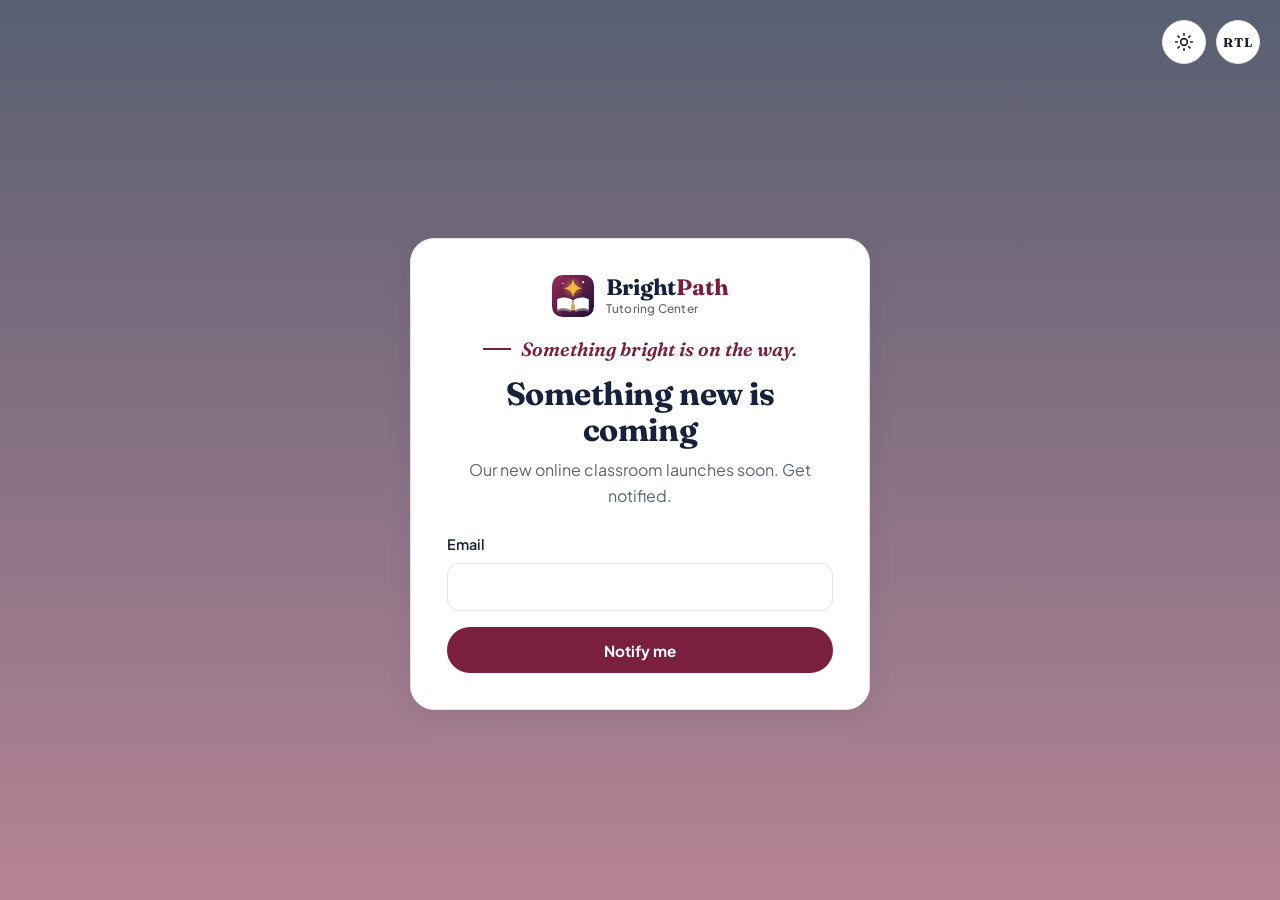
<file: coming-soon.html>
<!DOCTYPE html>
<html lang="en" dir="ltr"><head><meta charset="UTF-8"><meta name="viewport" content="width=device-width,initial-scale=1"><title>Coming Soon | BrightPath Tutoring Center</title><link rel="icon" href="favicon.svg?v=4" type="image/svg+xml"><link rel="icon" href="favicon.ico?v=4" sizes="any"><link rel="apple-touch-icon" href="apple-touch-icon.png?v=4"><meta name="theme-color" content="#7a1f3d"><meta name="description" content="New learning portal coming soon.">
<link rel="preconnect" href="https://fonts.googleapis.com"><link rel="preconnect" href="https://fonts.gstatic.com" crossorigin>
<link href="https://fonts.googleapis.com/css2?family=Fraunces:opsz,wght@9..144,600;9..144,700&family=Plus+Jakarta+Sans:wght@400;500;600;700&display=swap" rel="stylesheet">
<link rel="stylesheet" href="main.css">
<script type="application/ld+json">{"@context":"https://schema.org","@type":"EducationalOrganization","name":"BrightPath Tutoring Center","telephone":"+91 98765 43210","address":"45 Learners Road, Velachery, Chennai"}</script></head><body>
<div class="auth bgimg-1"><div class="tg"><button class="ib" data-theme-toggle aria-label="Toggle dark mode"><svg class="sun" viewBox="0 0 24 24" fill="none" stroke="currentColor" stroke-width="2" stroke-linecap="round" stroke-linejoin="round" aria-hidden="true"><circle cx="12" cy="12" r="4"/><path d="M12 2v2M12 20v2M4.9 4.9l1.4 1.4M17.7 17.7l1.4 1.4M2 12h2M20 12h2M4.9 19.1l1.4-1.4M17.7 6.3l1.4-1.4"/></svg><svg class="moon" viewBox="0 0 24 24" fill="none" stroke="currentColor" stroke-width="2" stroke-linecap="round" stroke-linejoin="round" aria-hidden="true"><path d="M21 12.8A9 9 0 1 1 11.2 3a7 7 0 0 0 9.8 9.8z"/></svg></button><button class="ib" data-rtl-toggle aria-label="Toggle RTL">RTL</button></div><div class="ac"><a class="brand" href="index.html" aria-label="BrightPath home"><img src="logo.svg" alt="" width="48" height="48" decoding="async"><span><b>Bright<em>Path</em></b><small>Tutoring Center</small></span></a><p class="tagline">Something bright is on the way.</p><h1>Something new is coming</h1><p class="sub">Our new online classroom launches soon. Get notified.</p><form class="f" data-validate data-msg="You are on the list!"><div class="fld"><label for="e">Email</label><input id="e" type="email" required></div><button class="btn full">Notify me</button></form></div></div><script src="main.js"></script></body></html>
</file>
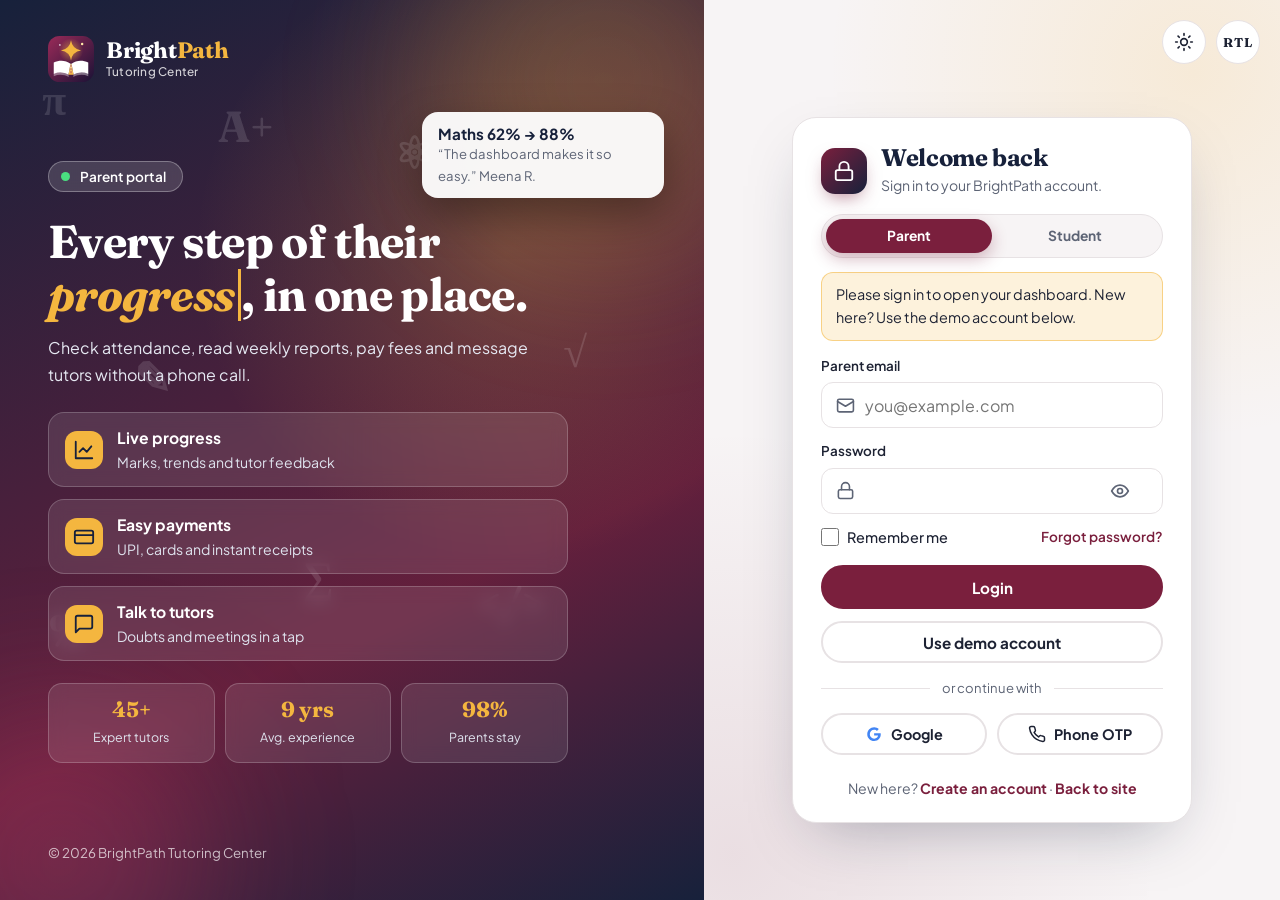
<file: dashboard.html>
<!DOCTYPE html>
<html lang="en" dir="ltr"><head><meta charset="UTF-8"><meta name="viewport" content="width=device-width,initial-scale=1"><title>Parent Dashboard | BrightPath Tutoring Center</title><link rel="icon" href="favicon.svg?v=4" type="image/svg+xml"><link rel="icon" href="favicon.ico?v=4" sizes="any"><link rel="apple-touch-icon" href="apple-touch-icon.png?v=4"><meta name="theme-color" content="#7a1f3d"><meta name="description" content="Parent dashboard for sessions, attendance, reports and fees.">
<link rel="preconnect" href="https://fonts.googleapis.com"><link rel="preconnect" href="https://fonts.gstatic.com" crossorigin>
<link href="https://fonts.googleapis.com/css2?family=Fraunces:opsz,wght@9..144,600;9..144,700&family=Plus+Jakarta+Sans:wght@400;500;600;700&display=swap" rel="stylesheet">
<link rel="stylesheet" href="main.css">
<script type="application/ld+json">{"@context":"https://schema.org","@type":"EducationalOrganization","name":"BrightPath Tutoring Center","telephone":"+91 98765 43210","address":"45 Learners Road, Velachery, Chennai"}</script></head><body class="pg-dash">
<div class="dash"><aside class="side" id="side" aria-label="Dashboard navigation"><a class="brand" href="index.html" aria-label="BrightPath home"><img src="logo.svg" alt="" width="48" height="48" decoding="async"><span><b>Bright<em>Path</em></b><small>Tutoring Center</small></span></a><nav id="nav"></nav><div class="sidecard" id="xpcard"></div><button class="sl out" id="logout" type="button">Logout</button></aside><div class="scrim" id="scrim"></div><div class="dm"><div class="tb"><div class="row u-ai-center"><button class="ib sm" id="menu-btn" aria-label="Open menu" type="button"><svg viewBox="0 0 24 24" fill="none" stroke="currentColor" stroke-width="2" stroke-linecap="round" stroke-linejoin="round" aria-hidden="true"><path d="M4 6h16M4 12h16M4 18h16"/></svg></button><div><h2 id="ttl">Overview</h2><small class="tdate" id="tdate"></small></div></div><div class="acts"><button class="srch" id="srch" type="button" aria-label="Search and commands"><svg viewBox="0 0 24 24" fill="none" stroke="currentColor" stroke-width="2" stroke-linecap="round" stroke-linejoin="round" aria-hidden="true"><circle cx="11" cy="11" r="8"/><path d="m21 21-4.3-4.3"/></svg><span>Search</span><kbd>Ctrl K</kbd></button><label class="kid" for="kid"><span>Child</span><select id="kid" aria-label="Switch child"></select></label><button class="ib" data-theme-toggle aria-label="Toggle dark mode" type="button"><svg class="sun" viewBox="0 0 24 24" fill="none" stroke="currentColor" stroke-width="2" stroke-linecap="round" stroke-linejoin="round" aria-hidden="true"><circle cx="12" cy="12" r="4"/><path d="M12 2v2M12 20v2M4.9 4.9l1.4 1.4M17.7 17.7l1.4 1.4M2 12h2M20 12h2M4.9 19.1l1.4-1.4M17.7 6.3l1.4-1.4"/></svg><svg class="moon" viewBox="0 0 24 24" fill="none" stroke="currentColor" stroke-width="2" stroke-linecap="round" stroke-linejoin="round" aria-hidden="true"><path d="M21 12.8A9 9 0 1 1 11.2 3a7 7 0 0 0 9.8 9.8z"/></svg></button><button class="ib" data-rtl-toggle aria-label="Toggle RTL" type="button">RTL</button><div class="ibw"><button class="ib" id="bell" aria-label="Notifications" aria-expanded="false" type="button"><svg viewBox="0 0 24 24" fill="none" stroke="currentColor" stroke-width="2" stroke-linecap="round" stroke-linejoin="round" aria-hidden="true"><path d="M18 8a6 6 0 0 0-12 0c0 7-3 9-3 9h18s-3-2-3-9M13.7 21a2 2 0 0 1-3.4 0"/></svg><span class="cnt" id="bcnt" hidden>0</span></button><div class="pop" id="pop" role="dialog" aria-label="Recent notifications"></div></div><div class="ibw"><button class="avatar um-b" id="avt" type="button" aria-haspopup="menu" aria-expanded="false" aria-controls="umenu">MR</button><div class="pop um" id="umenu" role="menu" aria-label="Account menu"></div></div></div></div><main class="view" id="view" tabindex="-1"></main></div></div><div id="mroot"></div><script src="main.js"></script></body></html>
</file>
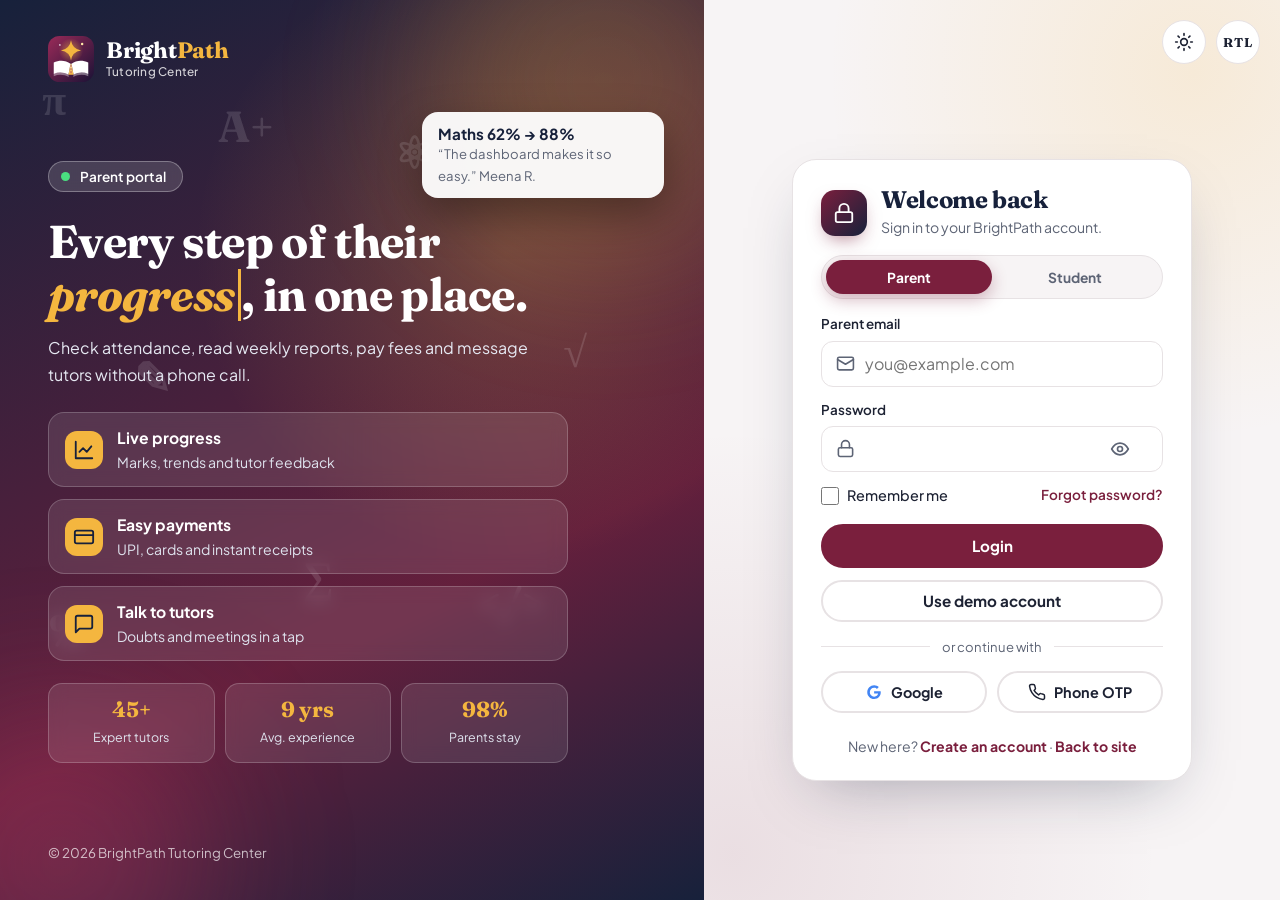
<file: login.html>
<!DOCTYPE html>
<html lang="en" dir="ltr"><head><meta charset="UTF-8"><meta name="viewport" content="width=device-width,initial-scale=1"><title>Parent Login | BrightPath Tutoring Center</title><link rel="icon" href="favicon.svg?v=4" type="image/svg+xml"><link rel="icon" href="favicon.ico?v=4" sizes="any"><link rel="apple-touch-icon" href="apple-touch-icon.png?v=4"><meta name="theme-color" content="#7a1f3d"><meta name="description" content="Sign in to view attendance, reports and fees.">
<link rel="preconnect" href="https://fonts.googleapis.com"><link rel="preconnect" href="https://fonts.gstatic.com" crossorigin>
<link href="https://fonts.googleapis.com/css2?family=Fraunces:opsz,wght@9..144,600;9..144,700&family=Plus+Jakarta+Sans:wght@400;500;600;700&display=swap" rel="stylesheet">
<link rel="stylesheet" href="main.css">
<script type="application/ld+json">{"@context":"https://schema.org","@type":"EducationalOrganization","name":"BrightPath Tutoring Center","telephone":"+91 98765 43210","address":"45 Learners Road, Velachery, Chennai"}</script></head><body>
<div class="lg"><aside class="lg-art bgimg-login"><a class="brand" href="index.html" aria-label="BrightPath home"><img src="logo.svg" alt="" width="48" height="48" decoding="async"><span><b>Bright<em>Path</em></b><small>Tutoring Center</small></span></a>
<div class="lg-copy"><span class="live"><i></i>Parent portal</span><h1>Every step of their <em data-rotate="progress|attendance|growth|results">progress</em>, in one place.</h1><p class="lead">Check attendance, read weekly reports, pay fees and message tutors without a phone call.</p>
<ul class="lg-feat"><li><svg viewBox="0 0 24 24" fill="none" stroke="currentColor" stroke-width="2" stroke-linecap="round" stroke-linejoin="round" aria-hidden="true"><path d="M3 3v18h18M7 14l4-4 4 4 5-6"/></svg><span><b>Live progress</b>Marks, trends and tutor feedback</span></li><li><svg viewBox="0 0 24 24" fill="none" stroke="currentColor" stroke-width="2" stroke-linecap="round" stroke-linejoin="round" aria-hidden="true"><rect x="2" y="5" width="20" height="14" rx="2"/><path d="M2 10h20"/></svg><span><b>Easy payments</b>UPI, cards and instant receipts</span></li><li><svg viewBox="0 0 24 24" fill="none" stroke="currentColor" stroke-width="2" stroke-linecap="round" stroke-linejoin="round" aria-hidden="true"><path d="M21 15a2 2 0 0 1-2 2H7l-4 4V5a2 2 0 0 1 2-2h14a2 2 0 0 1 2 2z"/></svg><span><b>Talk to tutors</b>Doubts and meetings in a tap</span></li></ul><div class="lg-stats"><div><b>45+</b><span>Expert tutors</span></div><div><b>9 yrs</b><span>Avg. experience</span></div><div><b>98%</b><span>Parents stay</span></div></div></div>
<div class="fc lg-fc" data-depth="18"><b>Maths 62% → 88%</b><span>“The dashboard makes it so easy.” Meena R.</span></div><small class="lg-foot">© <span class="yr">2026</span> BrightPath Tutoring Center</small></aside>
<main class="lg-form"><div class="tg lg-tg"><button class="ib" data-theme-toggle aria-label="Toggle dark mode"><svg class="sun" viewBox="0 0 24 24" fill="none" stroke="currentColor" stroke-width="2" stroke-linecap="round" stroke-linejoin="round" aria-hidden="true"><circle cx="12" cy="12" r="4"/><path d="M12 2v2M12 20v2M4.9 4.9l1.4 1.4M17.7 17.7l1.4 1.4M2 12h2M20 12h2M4.9 19.1l1.4-1.4M17.7 6.3l1.4-1.4"/></svg><svg class="moon" viewBox="0 0 24 24" fill="none" stroke="currentColor" stroke-width="2" stroke-linecap="round" stroke-linejoin="round" aria-hidden="true"><path d="M21 12.8A9 9 0 1 1 11.2 3a7 7 0 0 0 9.8 9.8z"/></svg></button><button class="ib" data-rtl-toggle aria-label="Toggle RTL">RTL</button></div><div class="lg-box"><div class="lg-head"><span class="lg-badge" aria-hidden="true"><svg viewBox="0 0 24 24" fill="none" stroke="currentColor" stroke-width="2" stroke-linecap="round" stroke-linejoin="round"><rect x="3" y="11" width="18" height="11" rx="2"/><path d="M7 11V7a5 5 0 0 1 10 0v4"/></svg></span><div><h2>Welcome back</h2><p class="sub">Sign in to your BrightPath account.</p></div></div>
<div class="seg2" role="group" aria-label="Sign in as"><button type="button" class="on" data-role="Parent">Parent</button><button type="button" data-role="Student">Student</button></div>
<form class="f" data-validate data-msg="Welcome back!" data-go="dashboard.html" data-cb="loginLoad">
<div class="fld"><label for="e" id="e-l">Parent email</label><div class="inp"><svg viewBox="0 0 24 24" fill="none" stroke="currentColor" stroke-width="2" stroke-linecap="round" stroke-linejoin="round" aria-hidden="true"><rect x="2" y="4" width="20" height="16" rx="2"/><path d="m22 7-10 6L2 7"/></svg><input id="e" type="email" placeholder="you@example.com" autocomplete="email" required></div></div>
<div class="fld"><label for="p">Password</label><div class="inp pwi"><svg viewBox="0 0 24 24" fill="none" stroke="currentColor" stroke-width="2" stroke-linecap="round" stroke-linejoin="round" aria-hidden="true"><rect x="3" y="11" width="18" height="11" rx="2"/><path d="M7 11V7a5 5 0 0 1 10 0v4"/></svg><div class="pw u-flex-1"><input id="p" type="password" minlength="8" required ><button type="button" aria-label="Show password"><svg class="ec" viewBox="0 0 24 24" fill="none" stroke="currentColor" stroke-width="2" stroke-linecap="round" stroke-linejoin="round" aria-hidden="true"><path d="M2 12s4-7 10-7 10 7 10 7-4 7-10 7S2 12 2 12z"/><circle cx="12" cy="12" r="3"/></svg><svg class="eo" viewBox="0 0 24 24" fill="none" stroke="currentColor" stroke-width="2" stroke-linecap="round" stroke-linejoin="round" aria-hidden="true"><path d="M3 3l18 18M10.6 5.1A9.7 9.7 0 0 1 12 5c6 0 10 7 10 7a17 17 0 0 1-3.2 3.9M6.6 6.6A17 17 0 0 0 2 12s4 7 10 7a9.700 9.700 0 0 0 4.200-.9"/></svg></button></div></div><span class="caps" id="caps" hidden>Caps Lock is on</span></div>
<div class="line"><label><input type="checkbox"> Remember me</label><a href="#">Forgot password?</a></div>
<button class="btn full lg-go">Login</button><button class="btn btn-2 full" type="button" data-demo>Use demo account</button></form>
<div class="or">or continue with</div><div class="so"><a class="btn" href="#"><svg viewBox="0 0 24 24" width="20" height="20" aria-hidden="true"><path fill="#4285F4" d="M21.35 11.1h-9.17v2.98h5.27c-.23 1.4-1.6 4.1-5.27 4.1-3.17 0-5.76-2.62-5.76-5.85s2.59-5.85 5.76-5.85c1.8 0 3.01.77 3.7 1.43l2.52-2.43C16.78 3.97 14.7 3 12.18 3 7.1 3 3 7.1 3 12.18s4.1 9.18 9.18 9.18c5.3 0 8.82-3.72 8.82-8.96 0-.6-.07-1.06-.15-1.3z"/></svg> Google</a><a class="btn" href="#" data-otp><svg viewBox="0 0 24 24" fill="none" stroke="currentColor" stroke-width="2" stroke-linecap="round" stroke-linejoin="round" aria-hidden="true"><path d="M22 16.9v3a2 2 0 0 1-2.2 2 19.8 19.8 0 0 1-8.6-3.1 19.5 19.5 0 0 1-6-6A19.8 19.8 0 0 1 2.1 4.2 2 2 0 0 1 4.1 2h3a2 2 0 0 1 2 1.7c.1 1 .4 1.9.7 2.8a2 2 0 0 1-.5 2.1L8.1 9.9a16 16 0 0 0 6 6l1.3-1.3a2 2 0 0 1 2.1-.4c.9.3 1.8.6 2.8.7a2 2 0 0 1 1.7 2z"/></svg> Phone OTP</a></div>
<p class="sub u-m-22-0-0">New here? <a class="u-c-p_fw-700" href="signup.html">Create an account</a> · <a class="u-c-p_fw-700" href="index.html">Back to site</a></p></div></main></div><script src="main.js"></script></body></html>
</file>
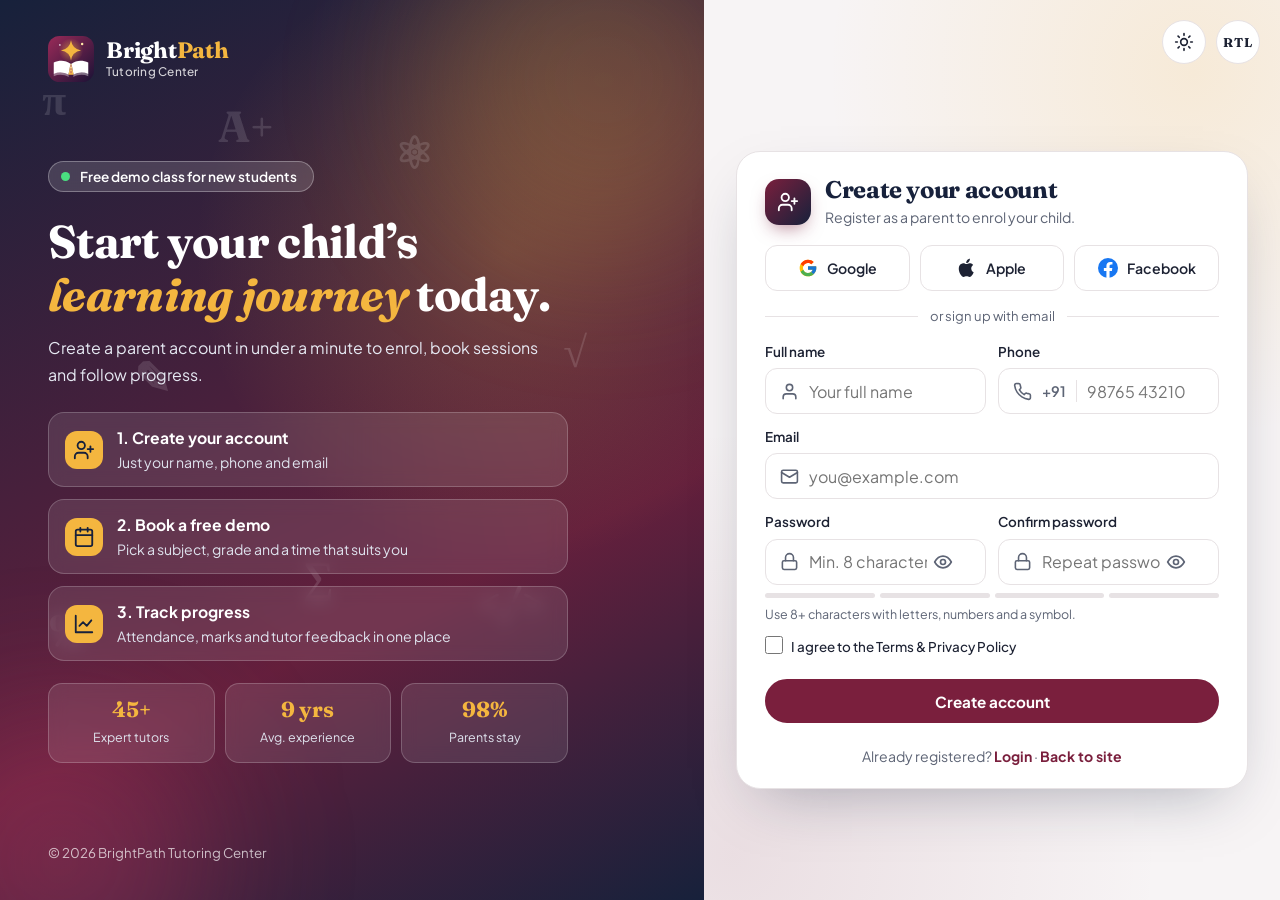
<file: signup.html>
<!DOCTYPE html>
<html lang="en" dir="ltr"><head><meta charset="UTF-8"><meta name="viewport" content="width=device-width,initial-scale=1"><title>Create Account | BrightPath Tutoring Center</title><link rel="icon" href="favicon.svg?v=4" type="image/svg+xml"><link rel="icon" href="favicon.ico?v=4" sizes="any"><link rel="apple-touch-icon" href="apple-touch-icon.png?v=4"><meta name="theme-color" content="#7a1f3d"><meta name="description" content="Register as a parent to enrol your child.">
<link rel="preconnect" href="https://fonts.googleapis.com"><link rel="preconnect" href="https://fonts.gstatic.com" crossorigin>
<link href="https://fonts.googleapis.com/css2?family=Fraunces:opsz,wght@9..144,600;9..144,700&family=Plus+Jakarta+Sans:wght@400;500;600;700&display=swap" rel="stylesheet">
<link rel="stylesheet" href="main.css">
<script type="application/ld+json">{"@context":"https://schema.org","@type":"EducationalOrganization","name":"BrightPath Tutoring Center","telephone":"+91 98765 43210","address":"45 Learners Road, Velachery, Chennai"}</script></head><body>
<div class="su"><aside class="lg-art bgimg-signup"><a class="brand" href="index.html" aria-label="BrightPath home"><img src="logo.svg" alt="" width="48" height="48" decoding="async"><span><b>Bright<em>Path</em></b><small>Tutoring Center</small></span></a>
<div class="lg-copy"><span class="live"><i></i>Free demo class for new students</span><h1>Start your child’s <em>learning journey</em> today.</h1><p class="lead">Create a parent account in under a minute to enrol, book sessions and follow progress.</p>
<ul class="lg-feat"><li><svg viewBox="0 0 24 24" fill="none" stroke="currentColor" stroke-width="2" stroke-linecap="round" stroke-linejoin="round" aria-hidden="true"><path d="M16 21v-2a4 4 0 0 0-4-4H6a4 4 0 0 0-4 4v2"/><circle cx="9" cy="7" r="4"/><path d="M19 8v6M22 11h-6"/></svg><span><b>1. Create your account</b>Just your name, phone and email</span></li><li><svg viewBox="0 0 24 24" fill="none" stroke="currentColor" stroke-width="2" stroke-linecap="round" stroke-linejoin="round" aria-hidden="true"><rect x="3" y="4" width="18" height="18" rx="2"/><path d="M16 2v4M8 2v4M3 10h18"/></svg><span><b>2. Book a free demo</b>Pick a subject, grade and a time that suits you</span></li><li><svg viewBox="0 0 24 24" fill="none" stroke="currentColor" stroke-width="2" stroke-linecap="round" stroke-linejoin="round" aria-hidden="true"><path d="M3 3v18h18M7 14l4-4 4 4 5-6"/></svg><span><b>3. Track progress</b>Attendance, marks and tutor feedback in one place</span></li></ul>
<div class="lg-stats"><div><b>45+</b><span>Expert tutors</span></div><div><b>9 yrs</b><span>Avg. experience</span></div><div><b>98%</b><span>Parents stay</span></div></div></div>
<small class="lg-foot">© <span class="yr">2026</span> BrightPath Tutoring Center</small></aside>
<main class="lg-form"><div class="tg lg-tg"><button class="ib" data-theme-toggle aria-label="Toggle dark mode"><svg class="sun" viewBox="0 0 24 24" fill="none" stroke="currentColor" stroke-width="2" stroke-linecap="round" stroke-linejoin="round" aria-hidden="true"><circle cx="12" cy="12" r="4"/><path d="M12 2v2M12 20v2M4.9 4.9l1.4 1.4M17.7 17.7l1.4 1.4M2 12h2M20 12h2M4.9 19.1l1.4-1.4M17.7 6.3l1.4-1.4"/></svg><svg class="moon" viewBox="0 0 24 24" fill="none" stroke="currentColor" stroke-width="2" stroke-linecap="round" stroke-linejoin="round" aria-hidden="true"><path d="M21 12.8A9 9 0 1 1 11.2 3a7 7 0 0 0 9.8 9.8z"/></svg></button><button class="ib" data-rtl-toggle aria-label="Toggle RTL">RTL</button></div>
<div class="lg-box su-box"><div class="lg-head"><span class="lg-badge" aria-hidden="true"><svg viewBox="0 0 24 24" fill="none" stroke="currentColor" stroke-width="2" stroke-linecap="round" stroke-linejoin="round" aria-hidden="true"><path d="M16 21v-2a4 4 0 0 0-4-4H6a4 4 0 0 0-4 4v2"/><circle cx="9" cy="7" r="4"/><path d="M19 8v6M22 11h-6"/></svg></span><div><h2>Create your account</h2><p class="sub">Register as a parent to enrol your child.</p></div></div>
<div class="su-so" role="group" aria-label="Sign up with"><a href="#" data-soc="Google" aria-label="Sign up with Google"><svg viewBox="0 0 48 48" aria-hidden="true"><path fill="#FFC107" d="M43.611 20.083H42V20H24v8h11.303c-1.649 4.657-6.08 8-11.303 8-6.627 0-12-5.373-12-12s5.373-12 12-12c3.059 0 5.842 1.154 7.961 3.039l5.657-5.657C34.046 6.053 29.268 4 24 4 12.955 4 4 12.955 4 24s8.955 20 20 20 20-8.955 20-20c0-1.341-.138-2.65-.389-3.917z"/><path fill="#FF3D00" d="m6.306 14.691 6.571 4.819C14.655 15.108 18.961 12 24 12c3.059 0 5.842 1.154 7.961 3.039l5.657-5.657C34.046 6.053 29.268 4 24 4 16.318 4 9.656 8.337 6.306 14.691z"/><path fill="#4CAF50" d="M24 44c5.166 0 9.86-1.977 13.409-5.192l-6.19-5.238A11.91 11.91 0 0 1 24 36c-5.202 0-9.619-3.317-11.283-7.946l-6.522 5.025C9.505 39.556 16.227 44 24 44z"/><path fill="#1976D2" d="M43.611 20.083H42V20H24v8h11.303a12.04 12.04 0 0 1-4.087 5.571l.003-.002 6.19 5.238C36.971 39.205 44 34 44 24c0-1.341-.138-2.65-.389-3.917z"/></svg><span>Google</span></a><a href="#" data-soc="Apple" aria-label="Sign up with Apple"><svg viewBox="0 0 24 24" fill="currentColor" aria-hidden="true"><path d="M17.05 12.54c-.03-2.77 2.26-4.1 2.36-4.17-1.29-1.88-3.29-2.14-4-2.17-1.7-.17-3.32 1-4.18 1-.87 0-2.2-.98-3.62-.95-1.86.03-3.58 1.08-4.54 2.75-1.94 3.36-.5 8.33 1.39 11.06.92 1.33 2.02 2.83 3.46 2.78 1.39-.06 1.91-.9 3.59-.9 1.68 0 2.15.9 3.62.87 1.5-.03 2.44-1.36 3.35-2.7 1.06-1.55 1.5-3.05 1.52-3.13-.03-.01-2.92-1.12-2.95-4.44zM14.3 4.4c.76-.93 1.28-2.2 1.14-3.48-1.1.04-2.43.73-3.22 1.65-.7.81-1.32 2.12-1.16 3.37 1.23.1 2.48-.62 3.24-1.54z"/></svg><span>Apple</span></a><a href="#" data-soc="Facebook" aria-label="Sign up with Facebook"><svg viewBox="0 0 24 24" aria-hidden="true"><circle cx="12" cy="12" r="12" fill="#1877F2"/><path fill="#fff" d="M16.67 15.47 17.2 12h-3.33V9.75c0-.95.47-1.88 1.96-1.88h1.52V4.92s-1.38-.24-2.7-.24c-2.75 0-4.55 1.66-4.55 4.68V12H7.05v3.47h3.05V24h3.77v-8.53z"/></svg><span>Facebook</span></a></div>
<div class="or">or sign up with email</div>
<form class="f su-f" data-validate data-msg="Account created! Please log in." data-go="login.html" data-cb="signupSave" novalidate>
<div class="fld"><label for="n">Full name</label><div class="inp"><svg viewBox="0 0 24 24" fill="none" stroke="currentColor" stroke-width="2" stroke-linecap="round" stroke-linejoin="round" aria-hidden="true"><path d="M20 21v-2a4 4 0 0 0-4-4H8a4 4 0 0 0-4 4v2"/><circle cx="12" cy="7" r="4"/></svg><input id="n" autocomplete="name" placeholder="Your full name" required></div></div>
<div class="fld"><label for="t">Phone</label><div class="inp"><svg viewBox="0 0 24 24" fill="none" stroke="currentColor" stroke-width="2" stroke-linecap="round" stroke-linejoin="round" aria-hidden="true"><path d="M22 16.9v3a2 2 0 0 1-2.2 2 19.8 19.8 0 0 1-8.6-3.1 19.5 19.5 0 0 1-6-6A19.8 19.8 0 0 1 2.1 4.2 2 2 0 0 1 4.1 2h3a2 2 0 0 1 2 1.7c.1 1 .4 1.9.7 2.8a2 2 0 0 1-.5 2.1L8.1 9.9a16 16 0 0 0 6 6l1.3-1.3a2 2 0 0 1 2.1-.4c.9.3 1.8.6 2.8.7a2 2 0 0 1 1.7 2z"/></svg><span class="cc">+91</span><input id="t" type="tel" autocomplete="tel-national" placeholder="98765 43210" required></div></div>
<div class="fld wide"><label for="e">Email</label><div class="inp"><svg viewBox="0 0 24 24" fill="none" stroke="currentColor" stroke-width="2" stroke-linecap="round" stroke-linejoin="round" aria-hidden="true"><rect x="2" y="4" width="20" height="16" rx="2"/><path d="m22 7-10 6L2 7"/></svg><input id="e" type="email" autocomplete="email" placeholder="you@example.com" required></div></div>
<div class="fld"><label for="p">Password</label><div class="inp pwi"><svg viewBox="0 0 24 24" fill="none" stroke="currentColor" stroke-width="2" stroke-linecap="round" stroke-linejoin="round" aria-hidden="true"><rect x="3" y="11" width="18" height="11" rx="2"/><path d="M7 11V7a5 5 0 0 1 10 0v4"/></svg><div class="pw u-flex-1"><input id="p" type="password" minlength="8" autocomplete="new-password" placeholder="Min. 8 characters" required ><button type="button" aria-label="Show password"><svg class="ec" viewBox="0 0 24 24" fill="none" stroke="currentColor" stroke-width="2" stroke-linecap="round" stroke-linejoin="round" aria-hidden="true"><path d="M2 12s4-7 10-7 10 7 10 7-4 7-10 7S2 12 2 12z"/><circle cx="12" cy="12" r="3"/></svg><svg class="eo" viewBox="0 0 24 24" fill="none" stroke="currentColor" stroke-width="2" stroke-linecap="round" stroke-linejoin="round" aria-hidden="true"><path d="M3 3l18 18M10.6 5.1A9.7 9.7 0 0 1 12 5c6 0 10 7 10 7a17 17 0 0 1-3.2 3.9M6.6 6.6A17 17 0 0 0 2 12s4 7 10 7a9.700 9.700 0 0 0 4.200-.9"/></svg></button></div></div></div>
<div class="fld"><label for="p2">Confirm password</label><div class="inp pwi"><svg viewBox="0 0 24 24" fill="none" stroke="currentColor" stroke-width="2" stroke-linecap="round" stroke-linejoin="round" aria-hidden="true"><rect x="3" y="11" width="18" height="11" rx="2"/><path d="M7 11V7a5 5 0 0 1 10 0v4"/></svg><div class="pw u-flex-1"><input id="p2" type="password" minlength="8" autocomplete="new-password" placeholder="Repeat password" required data-match="#p"><button type="button" aria-label="Show password"><svg class="ec" viewBox="0 0 24 24" fill="none" stroke="currentColor" stroke-width="2" stroke-linecap="round" stroke-linejoin="round" aria-hidden="true"><path d="M2 12s4-7 10-7 10 7 10 7-4 7-10 7S2 12 2 12z"/><circle cx="12" cy="12" r="3"/></svg><svg class="eo" viewBox="0 0 24 24" fill="none" stroke="currentColor" stroke-width="2" stroke-linecap="round" stroke-linejoin="round" aria-hidden="true"><path d="M3 3l18 18M10.6 5.1A9.7 9.7 0 0 1 12 5c6 0 10 7 10 7a17 17 0 0 1-3.2 3.9M6.6 6.6A17 17 0 0 0 2 12s4 7 10 7a9.700 9.700 0 0 0 4.200-.9"/></svg></button></div></div></div>
<div class="wide pwm-w"><div class="pwm" id="pwm" data-s="0" aria-hidden="true"><i></i><i></i><i></i><i></i></div><small id="pwt" class="pwt">Use 8+ characters with letters, numbers and a symbol.</small></div>
<div class="fld wide"><label class="u-d-flex_gap-8_fw-500"><input class="u-w-18_h-18" type="checkbox" required> I agree to the Terms &amp; Privacy Policy</label></div>
<button class="btn full lg-go">Create account</button></form>
<p class="sub u-m-22-0-0 su-foot">Already registered? <a class="u-c-p_fw-700" href="login.html">Login</a> · <a class="u-c-p_fw-700" href="index.html">Back to site</a></p></div></main></div>
<script src="main.js"></script>
<script>
(()=>{const p=document.getElementById('p'),m=document.getElementById('pwm'),t=document.getElementById('pwt'),L=['Use 8+ characters with letters, numbers and a symbol.','Weak – add more characters.','Fair – add numbers or symbols.','Good – almost there.','Strong password.'];
p.addEventListener('input',()=>{const v=p.value;let s=0;if(v.length>=8)s++;if(/[a-z]/.test(v)&&/[A-Z]/.test(v))s++;if(/\d/.test(v))s++;if(/[^A-Za-z0-9]/.test(v))s++;if(!v)s=-1;m.dataset.s=Math.max(s,0)||(v?1:0);t.textContent=v?L[Math.max(s,1)]:L[0];});
document.querySelectorAll('[data-soc]').forEach(a=>a.addEventListener('click',e=>{e.preventDefault();const d=document.createElement('div');d.className='toast';d.setAttribute('role','status');d.textContent=a.dataset.soc+' sign-up is not connected in this demo. Please use email.';document.body.append(d);setTimeout(()=>d.remove(),3200);}));})();
</script></body></html>
</file>
<file: main.css>
/* BrightPath - single stylesheet. Sections: style, dark-mode, rtl, site, inline-styles, dashboard */

/* ===== style.css ===== */
/* ===== TOKENS ===== */
:root{--p:#7a1f3d;--p2:#5e1630;--s:#17213b;--bg:#fff;--sf:#f7f4f5;--tx:#1d2233;--mu:#5d6475;--bd:#e7e2e4;--ok:#16a34a;--bad:#dc2626;--r:14px;--sh:0 8px 24px rgba(23,33,59,.08);--hf:'Barlow Condensed',sans-serif;--bf:'Inter',sans-serif;--sc:'Kaushan Script',cursive}
*{box-sizing:border-box;margin:0}html{scroll-behavior:smooth}
body{font:400 1rem/1.65 var(--bf);background:var(--bg);color:var(--tx)}
img,svg{max-width:100%}a{color:inherit;text-decoration:none}ul{list-style:none;padding:0}
h1,h2,h3,h4{font-family:var(--hf);line-height:1.1;letter-spacing:.04em;text-transform:uppercase;color:var(--s)}
h1{font-size:clamp(2.4rem,6vw,4rem)}h2{font-size:clamp(1.8rem,4vw,2.6rem)}h3{font-size:1.4rem}
.wrap{width:min(1200px,100% - 48px);margin-inline:auto}
.sec{padding:72px 0}.alt{background:var(--sf)}
.eyebrow{font:700 .85rem var(--hf);letter-spacing:.3em;text-transform:uppercase;color:var(--p);margin-bottom:8px;display:block}
.head{text-align:center;max-width:680px;margin:0 auto 40px}.head p{color:var(--mu);margin-top:12px}
/* ===== BUTTONS ===== */
.btn{height:44px;padding:0 24px;border-radius:999px;display:inline-flex;align-items:center;justify-content:center;gap:8px;border:2px solid var(--p);background:var(--p);color:#fff;font:700 .95rem var(--hf);letter-spacing:.14em;text-transform:uppercase;cursor:pointer;transition:.2s}
.btn:hover{background:var(--p2);border-color:var(--p2);transform:translateY(-2px)}
.btn-2{background:transparent;color:var(--s);border-color:var(--s)}.btn-2:hover{background:var(--s);color:#fff;border-color:var(--s)}
.btn svg{width:18px;height:18px}.btn.full{width:100%}.row{display:flex;gap:12px;flex-wrap:wrap}.center{justify-content:center;text-align:center}
.ib{width:44px;height:44px;border-radius:50%;border:1px solid var(--bd);background:var(--bg);display:grid;place-items:center;cursor:pointer;color:var(--tx);font:700 .8rem var(--hf);letter-spacing:.08em;transition:.2s;position:relative}
.ib:hover{border-color:var(--p);color:var(--p)}.ib svg{width:20px;height:20px}
/* ===== HEADER ===== */
.top{position:sticky;top:0;z-index:50;background:var(--bg);border-top:3px solid var(--p);border-bottom:1px solid var(--bd)}
.nav{display:flex;align-items:center;gap:24px;height:76px}
.brand{display:flex;align-items:center;gap:12px}.brand img{width:48px;height:48px;flex:none;display:block}
.brand b{display:block;font:700 1.7rem/1 var(--hf);letter-spacing:.28em;color:var(--s)}.brand small{font:600 .62rem var(--hf);letter-spacing:.3em;color:var(--p);text-transform:uppercase}
.menu{display:flex;gap:6px;margin-inline:auto}.menu>li{position:relative}
.menu a,.menu .dd-t{display:flex;align-items:center;gap:4px;padding:8px 12px;font-weight:500;border-bottom:3px solid transparent;background:none;border-inline:0;border-top:0;color:inherit;font-family:inherit;font-size:1rem;cursor:pointer}
.menu a:hover,.menu .on{color:var(--p)}.menu .on{border-bottom-color:var(--p)}.menu svg{width:16px;height:16px}
.dd{position:absolute;top:100%;inset-inline-start:0;min-width:180px;background:var(--bg);border:1px solid var(--bd);border-radius:12px;box-shadow:var(--sh);padding:8px;display:none}
.menu li:hover>.dd,.menu li.open>.dd{display:block}.dd a{border:0;border-radius:8px}.dd a:hover{background:var(--sf)}
.acts{display:flex;gap:10px;align-items:center}.burger{display:none}.moon{display:none}
/* ===== HERO ===== */
.hero{padding:64px 0;background:linear-gradient(135deg,var(--sf),var(--bg))}
.split{display:grid;grid-template-columns:1.1fr .9fr;gap:48px;align-items:center}
.hero p.lead{font-size:1.15rem;color:var(--mu);margin:16px 0 28px;max-width:540px}
.hero .art{background:var(--bg);border:1px solid var(--bd);border-radius:28px;padding:24px;box-shadow:var(--sh)}
.script{font-family:var(--sc);color:var(--p)}
.stats{display:grid;grid-template-columns:repeat(4,1fr);gap:16px;margin-top:-36px;position:relative}
.stat{background:var(--bg);border:1px solid var(--bd);border-radius:var(--r);padding:20px;text-align:center;box-shadow:var(--sh)}
.stat b{display:block;font:700 2.2rem var(--hf);color:var(--p)}.stat span{color:var(--mu);font-size:.9rem}
/* ===== GRIDS & CARDS ===== */
.grid{display:grid;grid-template-columns:repeat(3,1fr);gap:24px}.g2{grid-template-columns:repeat(2,1fr)}.g4{grid-template-columns:repeat(4,1fr)}
.flexc{display:flex;flex-wrap:wrap;justify-content:center;gap:24px}.flexc>*{flex:1 1 300px;max-width:380px}
.card{background:var(--bg);border:1px solid var(--bd);border-radius:var(--r);padding:28px;transition:.25s}
.card:hover,.card:focus-within,.card.tap{transform:translateY(-6px);box-shadow:var(--sh);border-color:var(--p)}
.ico{width:52px;height:52px;border-radius:14px;background:var(--sf);color:var(--p);display:grid;place-items:center;margin-bottom:16px}.ico svg{width:26px;height:26px}
.alt .ico{background:var(--bg)}.card p{color:var(--mu);margin-top:8px;font-size:.95rem}
.tag{display:inline-block;padding:2px 12px;border-radius:99px;background:var(--sf);color:var(--p);font-size:.78rem;font-weight:600;margin:12px 6px 0 0}
.num{font:700 3rem var(--hf);color:var(--p);opacity:.35}
.band{background:var(--s);color:#fff;border-radius:24px;padding:48px;text-align:center}.band h2{color:#fff}.band p{color:#cfd5e6;margin:12px 0 24px}
.band .btn-2{color:#fff;border-color:#fff}.band .btn-2:hover{background:#fff;color:var(--s)}
.dark-panel{background:var(--s);color:#fff;border-radius:24px;padding:40px}.dark-panel h2,.dark-panel h3{color:#fff}.dark-panel p{color:#cfd5e6}
.plan.pop{border-color:var(--p);border-width:2px}.plan .price{font:700 2.6rem var(--hf);color:var(--p)}.plan li{padding:6px 0;display:flex;gap:8px;align-items:center;font-size:.95rem}.plan li svg{width:16px;color:var(--ok)}
.badge{background:var(--p);color:#fff;font:700 .75rem var(--hf);letter-spacing:.15em;padding:2px 12px;border-radius:99px;text-transform:uppercase}
.avatar{width:84px;height:84px;border-radius:50%;background:linear-gradient(135deg,var(--p),var(--s));color:#fff;display:grid;place-items:center;font:700 1.9rem var(--hf);margin-bottom:16px}
.filters{display:flex;gap:10px;justify-content:center;flex-wrap:wrap;margin-bottom:32px}
.chip{height:40px;padding:0 20px;border-radius:99px;border:1px solid var(--bd);background:var(--bg);color:var(--tx);cursor:pointer;font:600 .95rem var(--bf)}.chip.on,.chip:hover{background:var(--p);color:#fff;border-color:var(--p)}
.hide{display:none!important}
details{background:var(--bg);border:1px solid var(--bd);border-radius:12px;padding:16px 20px;margin-bottom:12px}summary{cursor:pointer;font-weight:600}details p{color:var(--mu);margin-top:8px}
.tw{overflow-x:auto;border:1px solid var(--bd);border-radius:var(--r)}table{width:100%;border-collapse:collapse;min-width:620px}th,td{padding:14px 16px;text-align:start;border-bottom:1px solid var(--bd)}th{background:var(--sf);font:700 .9rem var(--hf);letter-spacing:.12em;text-transform:uppercase}
.st{padding:2px 12px;border-radius:99px;font-size:.78rem;font-weight:600}.st.ok{background:#dcfce7;color:#166534}.st.warn{background:#fef3c7;color:#92400e}.st.bad{background:#fee2e2;color:#991b1b}
/* ===== FORMS ===== */
.f{display:grid;gap:16px}label{font-weight:600;font-size:.9rem;display:block;margin-bottom:6px}
input,select,textarea{width:100%;height:48px;padding:0 16px;border:1px solid var(--bd);border-radius:12px;background:var(--bg);color:var(--tx);font:inherit}textarea{height:120px;padding:12px 16px;resize:vertical}
input:focus,select:focus,textarea:focus,.btn:focus-visible,.ib:focus-visible,a:focus-visible,.chip:focus-visible{outline:3px solid rgba(122,31,61,.35);outline-offset:2px}
.err{color:var(--bad);font-size:.82rem;margin-top:4px;display:block}input.bad,select.bad,textarea.bad{border-color:var(--bad)}
.pw{position:relative}.pw button{position:absolute;inset-inline-end:8px;top:4px;width:40px;height:40px;border:0;background:none;color:var(--mu);cursor:pointer}.pw svg{width:20px}.pw .eo{display:none}.pw.show .eo{display:block}.pw.show .ec{display:none}
.line{display:flex;justify-content:space-between;align-items:center;font-size:.9rem;gap:8px}.line label{display:flex;gap:8px;align-items:center;margin:0;font-weight:500}.line input{width:18px;height:18px}.line a{color:var(--p);font-weight:600}
.news{display:flex;gap:12px;align-items:flex-start}.news div{flex:1}.news input{height:56px;border-radius:14px}.news .btn{height:56px}
/* ===== FOOTER ===== */
.foot{border-top:1px solid var(--bd);background:var(--bg)}
.nl{display:flex;justify-content:space-between;align-items:center;gap:24px;padding:36px 0;border-bottom:1px solid var(--bd);flex-wrap:wrap}
.nl h3{display:flex;gap:10px;align-items:center;font-size:1.5rem;letter-spacing:.1em}.nl h3 svg{color:var(--p)}.nl p{color:var(--mu)}.nl form{flex:0 1 560px;width:100%}
.fg{display:grid;grid-template-columns:1.3fr 1fr 1fr 1.2fr;gap:40px;padding:56px 0}
.fg h4{font-size:1.05rem;letter-spacing:.3em;color:var(--p);margin-bottom:20px}.fg li{margin-bottom:12px}.fg a:hover{color:var(--p)}
.fg .script{font-size:1.9rem;margin:20px 0 8px}.fg p{color:var(--mu)}
.soc{display:flex;gap:10px;flex-wrap:wrap;margin-top:12px}
.ct li{display:flex;gap:14px;align-items:flex-start}.ct svg{width:22px;height:22px;color:var(--mu);flex:none;margin-top:2px}
.dot{width:14px;height:14px;border-radius:50%;background:var(--ok);box-shadow:0 0 0 8px rgba(22,163,74,.2);flex:none;margin:4px 8px 0 4px}.dot.off{background:var(--bad);box-shadow:0 0 0 8px rgba(220,38,38,.2)}
.copy{border-top:1px solid var(--bd);padding:24px 0;display:flex;justify-content:space-between;color:var(--mu);font-size:.95rem;gap:12px;flex-wrap:wrap}.copy nav{display:flex;gap:32px;margin-inline-end:80px}
#up{position:fixed;inset-inline-end:24px;bottom:24px;width:60px;height:60px;box-shadow:var(--sh);opacity:0;pointer-events:none;z-index:40}#up.show{opacity:1;pointer-events:auto}
.toast{position:fixed;bottom:24px;inset-inline-start:50%;transform:translateX(-50%);background:var(--s);color:#fff;padding:12px 24px;border-radius:12px;z-index:99;box-shadow:var(--sh)}
/* ===== AUTH ===== */
.auth{min-height:100vh;display:grid;place-items:center;padding:72px 24px 24px;background:var(--sf);position:relative}
.auth .tg{position:absolute;top:20px;inset-inline-end:20px;display:flex;gap:10px}
.ac{width:min(460px,100%);background:var(--bg);border:1px solid var(--bd);border-radius:24px;padding:36px;box-shadow:var(--sh)}.ac .brand{justify-content:center;margin-bottom:20px}.ac h1{font-size:2rem;text-align:center}.ac .sub{text-align:center;color:var(--mu);margin:8px 0 24px}
.or{text-align:center;color:var(--mu);margin:20px 0;display:flex;gap:12px;align-items:center}.or:before,.or:after{content:"";flex:1;height:1px;background:var(--bd)}
.so{display:grid;gap:10px}.so .btn{background:var(--bg);color:var(--tx);border-color:var(--bd);letter-spacing:.06em}.so .btn:hover{border-color:var(--p);color:var(--p)}
/* ===== DASHBOARD ===== */
.dash{display:grid;grid-template-columns:260px 1fr;min-height:100vh;background:var(--sf)}
.side{background:var(--bg);border-inline-end:1px solid var(--bd);padding:20px;position:sticky;top:0;height:100vh;display:flex;flex-direction:column;gap:6px;z-index:60}
.side .brand{margin-bottom:16px}.side .brand b{font-size:1.3rem}.side .brand img{width:40px;height:40px}
.side button.sl{display:flex;gap:12px;align-items:center;padding:12px 14px;border:0;background:none;border-radius:12px;color:var(--tx);font:500 .95rem var(--bf);cursor:pointer;text-align:start;width:100%}
.side .sl svg{width:20px}.side .sl:hover{background:var(--sf)}.side .sl.on{background:var(--p);color:#fff}.side .out{margin-top:auto}
.dm{padding:24px 32px;min-width:0}.tb{display:flex;justify-content:space-between;align-items:center;gap:16px;margin-bottom:24px;flex-wrap:wrap}.tb .acts{position:relative}
.panel{display:none}.panel.on{display:block}.panel h1{font-size:2rem}.panel .sb{color:var(--mu);margin-bottom:24px}
.dc{background:var(--bg);border:1px solid var(--bd);border-radius:var(--r);padding:24px}.dc+.dc,.grid+.dc,.dc+.grid,.grid+.grid{margin-top:24px}
.m b{display:block;font:700 2rem var(--hf);color:var(--s)}.m span{color:var(--mu);font-size:.88rem}
.bar{height:10px;border-radius:99px;background:var(--sf);overflow:hidden;margin:6px 0 16px}.bar i{display:block;height:100%;background:var(--p);border-radius:99px}.bar.ok i{background:var(--ok)}
.lst li{display:flex;justify-content:space-between;gap:12px;padding:12px 0;border-bottom:1px solid var(--bd);align-items:center}.lst li:last-child{border:0}
.notif{position:absolute;top:56px;inset-inline-end:0;width:300px;background:var(--bg);border:1px solid var(--bd);border-radius:14px;box-shadow:var(--sh);padding:12px;display:none;z-index:70}.notif.open{display:block}.notif li{padding:10px;border-bottom:1px solid var(--bd);font-size:.9rem}
.dotb{position:absolute;top:8px;inset-inline-end:10px;width:10px;height:10px;background:var(--p);border-radius:50%}
.sm{display:none}.err404{min-height:70vh;display:grid;place-items:center;text-align:center;padding:48px 0}.err404 h1{font-size:clamp(6rem,20vw,11rem);color:var(--p)}
/* ===== RESPONSIVE ===== */
@media(max-width:1024px){.grid,.g4{grid-template-columns:repeat(2,1fr)}.fg{grid-template-columns:1fr 1fr}.stats{grid-template-columns:repeat(2,1fr)}}
@media(max-width:900px){.burger{display:grid}.menu{display:none;position:absolute;top:76px;inset-inline:0;background:var(--bg);flex-direction:column;padding:12px 24px;border-bottom:1px solid var(--bd);margin:0}.menu.open{display:flex}.dd{position:static;box-shadow:none;border:0}.nav{position:relative;gap:12px}.acts{margin-inline-start:auto}
.split{grid-template-columns:1fr}.dash{grid-template-columns:1fr}.side{position:fixed;inset-block:0;inset-inline-start:0;width:260px;transform:translateX(-110%);transition:.25s}[dir=rtl] .side{transform:translateX(110%)}.side.open{transform:none!important}.sm{display:grid}.dm{padding:16px}}
@media(max-width:640px){.grid,.g2,.g4,.fg,.stats{grid-template-columns:1fr}.sec{padding:48px 0}.brand b{font-size:1.3rem}.brand small{display:none}.acts .btn{padding:0 16px}.news{flex-direction:column}.news div,.news .btn{width:100%}.copy nav{margin:0}.band{padding:32px 20px}*{animation:none!important}.card:hover{transform:none}}


/* ===== dark-mode.css ===== */
/* Dark mode: black / dark grey surfaces, same brand colours */
[data-theme=dark]{--bg:#0f1115;--sf:#181b22;--tx:#e8eaf0;--mu:#a3a9b8;--bd:#2a2e39;--s:#e8eaf0;--p:#c2406b;--p2:#a8335a;--sh:0 8px 24px rgba(0,0,0,.5)}
[data-theme=dark] .band,[data-theme=dark] .dark-panel{background:#1d2230}
[data-theme=dark] .band h2,[data-theme=dark] .dark-panel h2,[data-theme=dark] .dark-panel h3{color:#fff}
[data-theme=dark] .btn-2{color:var(--tx);border-color:var(--tx)}[data-theme=dark] .btn-2:hover{background:var(--tx);color:#0f1115}
[data-theme=dark] .band .btn-2{color:#fff;border-color:#fff}
[data-theme=dark] .st.ok{background:#14532d;color:#bbf7d0}[data-theme=dark] .st.warn{background:#78350f;color:#fde68a}[data-theme=dark] .st.bad{background:#7f1d1d;color:#fecaca}
[data-theme=dark] .moon{display:block}[data-theme=dark] .sun{display:none}
[data-theme=dark] .toast{background:#e8eaf0;color:#0f1115}[data-theme=dark] .side .sl.on{color:#fff}


/* ===== rtl.css ===== */
/* RTL tweaks (spacing uses logical properties) */
[dir=rtl] .eyebrow,[dir=rtl] h1,[dir=rtl] h2,[dir=rtl] h3,[dir=rtl] h4,[dir=rtl] .brand b,[dir=rtl] .btn{letter-spacing:0}
[dir=rtl] .fa{transform:scaleX(-1)}


/* ===== site.css ===== */
/* BrightPath v2 — header, hero, sections */
:root{--hf:'Fraunces',Georgia,serif;--bf:'Plus Jakarta Sans',system-ui,sans-serif;--sc:var(--hf);--g:#f4b63f;--ink:#17213b}
body{font-family:var(--bf)}
h1,h2,h3,h4{text-transform:none;letter-spacing:-.015em;font-weight:700;line-height:1.14}
.script{font-style:italic}
.btn{text-transform:none;letter-spacing:0;font:700 .95rem var(--bf);height:46px}
.eyebrow{text-transform:none;letter-spacing:0;font:600 .88rem var(--bf);background:rgba(122,31,61,.09);display:inline-block;padding:4px 14px;border-radius:99px}
th{text-transform:none;letter-spacing:0;font-family:var(--bf)}.stat b,.num,.price{font-family:var(--hf)}
/* header */
#prog{position:fixed;top:0;inset-inline-start:0;height:3px;width:0;background:linear-gradient(90deg,var(--p),var(--g));z-index:99}
.hd{position:sticky;top:0;z-index:60;background:var(--bg);transition:box-shadow .3s}.hd.sc{box-shadow:0 6px 24px rgba(0,0,0,.12)}
.ut{background:var(--ink);color:#dfe3ee;font-size:.82rem}.ut .wrap{display:flex;justify-content:space-between;gap:16px;padding:7px 0;flex-wrap:wrap}.ut a{color:#fff;font-weight:600}.ut span{display:inline-flex;gap:6px;align-items:center}.ut svg{width:14px;height:14px;color:var(--g)}
.hd .nav{height:70px;gap:20px}.brand img{width:42px;height:42px}
.brand b{font:700 1.4rem/1 var(--hf);letter-spacing:-.01em;text-transform:none;color:var(--s)}.brand small{display:block;font:500 .74rem var(--bf);letter-spacing:.02em;text-transform:none;color:var(--mu);margin-top:3px}
.hd .menu{gap:2px}.hd .menu a{padding:8px 13px;border-radius:99px;border:0;font:600 .93rem var(--bf)}.hd .menu a:hover{background:var(--sf)}.hd .menu a.on{background:rgba(122,31,61,.1);color:var(--p)}
.hd .acts .ib{width:40px;height:40px}.hd .acts .btn{height:42px;padding:0 20px}
@media(max-width:1020px){.hd .burger{display:grid;position:relative;z-index:3}.hd .menu{display:flex;position:fixed;inset:0 0 0 auto;width:min(340px,86vw);height:100vh;background:var(--bg);flex-direction:column;gap:4px;padding:92px 20px 20px;margin:0;transform:translateX(105%);transition:transform .3s;box-shadow:-12px 0 40px rgba(0,0,0,.25);z-index:2;border:0}[dir=rtl] .hd .menu{inset:0 auto 0 0;transform:translateX(-105%)}.hd .menu.open{transform:none}.hd .menu a{padding:14px 16px;font-size:1.05rem;border-radius:12px}.ut .wrap>span:last-child{display:none}}
/* hero */
.ph{position:relative;color:#fff;background:var(--ink) var(--img) center/cover;padding:92px 0 84px;isolation:isolate}
.ph::before{content:"";position:absolute;inset:0;z-index:-1;background:linear-gradient(100deg,rgba(23,33,59,.93),rgba(122,31,61,.72) 60%,rgba(23,33,59,.4))}
.ph h1,.ph p{color:#fff}.ph .lead{color:#e6e9f3;max-width:560px;margin:16px 0 26px}.ph .eyebrow{background:rgba(255,255,255,.15);color:#fff}.crumb{font-size:.85rem;color:#cfd5e6;margin-bottom:14px}.crumb a{text-decoration:underline}
.ph.big{padding:110px 0 150px}.ph .split{grid-template-columns:1.15fr .85fr}.ph .btn-2{color:#fff;border-color:#fff}.ph .btn-2:hover{background:#fff;color:var(--ink)}
.match{background:var(--bg);color:var(--tx);border-radius:20px;padding:26px;box-shadow:0 24px 60px rgba(0,0,0,.35);display:grid;gap:14px}.match h2{font-size:1.4rem}.match p{color:var(--mu)!important;margin:0}
#m-out{background:var(--sf);border-radius:12px;padding:14px;font-size:.92rem;min-height:64px}#m-out a{color:var(--p);font-weight:700}
/* sections */
.pic{border-radius:20px;overflow:hidden;background:linear-gradient(135deg,var(--p),var(--ink));min-height:340px;position:relative;box-shadow:var(--sh)}.pic img,.gal img{position:absolute;inset:0;width:100%;height:100%;object-fit:cover;display:block}
.sp{display:grid;grid-template-columns:1fr 1fr;gap:56px;align-items:center}.sp.rv .pic{order:2}.sp p{color:var(--mu);margin:14px 0}
.ck li{display:flex;gap:10px;margin:10px 0}.ck svg{color:var(--ok);flex:none;width:20px}
.gal{display:grid;grid-template-columns:repeat(4,1fr);grid-auto-rows:190px;gap:14px}.gal>*{border-radius:16px;overflow:hidden;position:relative;background:linear-gradient(135deg,var(--p),var(--ink));margin:0;display:block}.gal>:first-child{grid-column:span 2;grid-row:span 2}.gal img{transition:transform .5s}.gal>:hover img{transform:scale(1.06)}.gal figcaption{position:absolute;inset:auto 0 0;padding:30px 14px 10px;color:#fff;font-weight:600;font-size:.9rem;background:linear-gradient(transparent,rgba(0,0,0,.75))}
.mq{overflow:hidden;background:var(--ink);color:#fff;padding:16px 0}.mq div{display:flex;gap:56px;width:max-content;animation:mq 32s linear infinite}.mq span{font:600 1.1rem var(--hf);white-space:nowrap}.mq span:before{content:"✦";color:var(--g);margin-inline-end:56px}@keyframes mq{to{transform:translateX(-50%)}}
.cb{position:relative;color:#fff;background:var(--ink) var(--img) center/cover;isolation:isolate;padding:76px 0;text-align:center}.cb::before{content:"";position:absolute;inset:0;background:rgba(23,33,59,.88);z-index:-1}.cb .grid{grid-template-columns:repeat(4,1fr)}.cb b{font:700 3.2rem var(--hf);display:block;color:var(--g)}.cb span{color:#dfe3ee}.cb h2{color:#fff;margin-bottom:32px}
.sld{max-width:780px;margin:auto;text-align:center}.sld blockquote{font:500 1.55rem/1.45 var(--hf);display:none;margin:0}.sld blockquote.on{display:block}.sld cite{display:block;margin-top:16px;color:var(--mu);font:600 .95rem var(--bf)}.dots{margin-top:22px}.dots button{width:10px;height:10px;border-radius:50%;border:0;background:var(--bd);margin:0 5px;cursor:pointer;padding:0}.dots .on{background:var(--p);width:26px;border-radius:99px}
.tp{display:none}.tp.on{display:grid}.tl{display:grid;grid-template-columns:repeat(auto-fit,minmax(210px,1fr));gap:22px;counter-reset:s}.tl>div{border-top:3px solid var(--p);padding-top:14px}.tl>div:before{counter-increment:s;content:"Step " counter(s);font-weight:700;color:var(--p);font-size:.85rem}.tl h3{margin:6px 0}.tl p{color:var(--mu);font-size:.95rem}
.band.bgi{background:linear-gradient(rgba(23,33,59,.86),rgba(23,33,59,.86)),var(--img) center/cover}
.auth{background:linear-gradient(rgba(23,33,59,.72),rgba(122,31,61,.55)),var(--img) center/cover}
.fq{max-width:780px;margin:auto}
@media(max-width:900px){.sp,.tp.on{grid-template-columns:1fr;gap:28px}.sp.rv .pic{order:0}.gal{grid-template-columns:repeat(2,1fr)}.cb .grid{grid-template-columns:repeat(2,1fr)}.ph .split{grid-template-columns:1fr}.ph.big{padding:80px 0 110px}.pic{min-height:240px}}
@media(prefers-reduced-motion:reduce){.mq div{animation:none}html{scroll-behavior:auto}}

.hd .dd-t{display:flex;gap:6px;align-items:center;padding:8px 13px;border-radius:99px;border:0;background:none;color:inherit;font:600 .93rem var(--bf);cursor:pointer}.hd .dd-t:hover,.hd .dd-t.on{background:rgba(122,31,61,.1);color:var(--p)}.hd .dd{padding:8px;min-width:210px;z-index:70}.hd .dd a{gap:10px}.hd .dd svg{width:18px;height:18px;color:var(--p)}
@media(max-width:1020px){.hd .dd{position:static;box-shadow:none;border:0;padding:0 0 0 14px;min-width:0}.hd .menu li:hover>.dd{display:none}.hd .menu li.open>.dd{display:block}.hd .dd-t{width:100%;padding:14px 16px;font-size:1.05rem;border-radius:12px}}
@media(max-width:480px){.hd [data-rtl-toggle]{display:none}.hd .acts{gap:6px}}

.cdw{display:flex;justify-content:center;gap:16px;flex-wrap:wrap}.cdw div{background:var(--ink);color:#fff;border-radius:16px;padding:18px 28px;text-align:center;min-width:120px}.cdw b{display:block;font:700 2.8rem var(--hf);color:var(--g)}.sx img{width:100%;height:180px;object-fit:cover;border-radius:12px;margin-bottom:14px;background:linear-gradient(135deg,var(--p),var(--ink))}
.hm{display:grid;grid-template-columns:repeat(10,1fr);gap:6px;max-width:420px}.hm i{aspect-ratio:1;border-radius:6px;background:var(--ok)}.hm i.a{background:#c0392b}.hm i.l{background:#e0a100}

/* v6 polish */
body{animation:fi .6s both}@keyframes fi{from{opacity:0}}
.ico.pimg{width:auto;height:150px;border-radius:12px;overflow:hidden;background:linear-gradient(135deg,var(--p),var(--ink));margin:0 0 16px;display:block}.ico.pimg img{width:100%;height:100%;object-fit:cover;display:block;transition:transform .6s}.card:hover .ico.pimg img{transform:scale(1.08)}
.card{transition:transform .3s,box-shadow .3s}.card:hover{transform:translateY(-6px);box-shadow:0 18px 40px rgba(0,0,0,.14)}
.head h2:after{content:"";display:block;width:56px;height:4px;border-radius:4px;background:linear-gradient(90deg,var(--p),var(--g));margin:14px auto 0}
.btn{position:relative;overflow:hidden}.btn:after{content:"";position:absolute;inset:0;background:linear-gradient(110deg,transparent 30%,rgba(255,255,255,.35) 50%,transparent 70%);transform:translateX(-120%);transition:transform .6s}.btn:hover:after{transform:translateX(120%)}
.ph{overflow:hidden}.hbg{position:absolute;inset:-6% 0;background:center/cover;z-index:-2;animation:kb 26s ease-in-out infinite alternate}@keyframes kb{to{scale:1.1}}.hc{position:absolute;inset:0;width:100%;height:100%;z-index:-1;pointer-events:none}
.ph .wrap>*,.ph .split>div>*{animation:up .8s both}.ph .wrap>*:nth-child(2),.ph .split>div>*:nth-child(2){animation-delay:.12s}.ph .wrap>*:nth-child(3),.ph .split>div>*:nth-child(3){animation-delay:.24s}.ph .wrap>*:nth-child(4),.ph .split>div>*:nth-child(4){animation-delay:.36s}@keyframes up{from{opacity:0;transform:translateY(22px)}}
.hchips{display:flex;gap:10px;flex-wrap:wrap;margin-top:24px}.hchips span{background:rgba(255,255,255,.14);border:1px solid rgba(255,255,255,.28);padding:8px 16px;border-radius:99px;font-size:.88rem;font-weight:600}
.rvl{opacity:0;transform:translateY(26px);transition:opacity .7s,transform .7s}.rvl.in{opacity:1;transform:none}
.pq{position:relative;color:#fff;text-align:center;padding:110px 0;background:linear-gradient(rgba(23,33,59,.78),rgba(23,33,59,.78)),var(--img) center/cover}.pq blockquote{font:600 clamp(1.5rem,3.4vw,2.4rem)/1.3 var(--hf);max-width:820px;margin:0 auto 14px}.pq cite{display:block;color:#dfe3ee;margin-bottom:26px;font-style:normal}@media(min-width:900px){.pq{background-attachment:scroll,fixed}}
.ov{position:relative}.ov .pic{width:72%;min-height:460px}.glass{position:absolute;inset-inline-end:0;top:50%;transform:translateY(-50%);width:min(480px,50%);background:var(--bg);border-radius:20px;padding:32px;box-shadow:0 24px 60px rgba(0,0,0,.25)}.glass.rvl{transform:translateY(calc(-50% + 26px))}.glass.rvl.in{transform:translateY(-50%)}
@media(max-width:900px){.ov .pic{width:100%;min-height:260px}.glass,.glass.rvl,.glass.rvl.in{position:relative;transform:none;width:auto;margin:-40px 16px 0}}
#gcv{width:100%;height:320px;display:block}.soc .ib{font:700 .85rem var(--bf);text-transform:lowercase}
@media(prefers-reduced-motion:reduce){*{animation:none!important;transition:none!important}.rvl{opacity:1;transform:none}}

/* v8 distinct heroes */
.ph h1{font-size:clamp(2.2rem,5vw,3.7rem)}.ph h1 em{color:var(--g);font-style:italic}
.hh{padding:84px 0 96px}.hg{display:grid;grid-template-columns:1.1fr .9fr;gap:48px;align-items:center}.hl>*{animation:up .8s both}.hl>:nth-child(2){animation-delay:.12s}.hl>:nth-child(3){animation-delay:.24s}.hl>:nth-child(4){animation-delay:.36s}.hr{animation:up 1s .3s both}
.h-about::before{background:linear-gradient(110deg,rgba(23,33,59,.94),rgba(122,31,61,.7) 55%,rgba(23,33,59,.5))}
.h-subjects::before{background:linear-gradient(120deg,rgba(15,24,48,.95),rgba(23,33,59,.78) 60%,rgba(244,182,63,.2))}
.h-tutors::before{background:linear-gradient(100deg,rgba(90,20,45,.95),rgba(122,31,61,.7) 55%,rgba(23,33,59,.55))}
.h-batches::before{background:radial-gradient(circle at 80% 20%,rgba(244,182,63,.28),transparent 50%),linear-gradient(160deg,rgba(23,33,59,.95),rgba(23,33,59,.72))}
.h-services::before{background:linear-gradient(200deg,rgba(122,31,61,.86),rgba(23,33,59,.92))}
.h-contact::before{background:linear-gradient(90deg,rgba(23,33,59,.95),rgba(23,33,59,.62) 60%,rgba(122,31,61,.55))}
.h-home-2::before{background:radial-gradient(circle at 85% 30%,rgba(244,182,63,.25),transparent 45%),linear-gradient(105deg,rgba(10,14,28,.96),rgba(23,33,59,.8) 55%,rgba(122,31,61,.55))}
@keyframes fl{50%{transform:translateY(-10px)}}
.stack{position:relative;height:390px}.stack img{position:absolute;border-radius:20px;object-fit:cover;box-shadow:0 24px 60px rgba(0,0,0,.4);border:4px solid rgba(255,255,255,.9);background:var(--ink)}.s1{width:62%;height:300px;inset-inline-start:0;top:0;transform:rotate(-3deg)}.s2{width:56%;height:260px;inset-inline-end:0;bottom:0;transform:rotate(3deg)}
.badge{position:absolute;inset-inline-start:6%;bottom:4%;background:var(--g);color:var(--ink);padding:14px 20px;border-radius:16px;font-weight:600;box-shadow:0 12px 30px rgba(0,0,0,.35);animation:fl 5s ease-in-out infinite}.badge b{display:block;font:700 1.4rem var(--hf)}
.tiles{display:grid;grid-template-columns:1fr 1fr;gap:14px}.tile{position:relative;height:160px;border-radius:18px;overflow:hidden;display:block;box-shadow:0 14px 36px rgba(0,0,0,.35);background:linear-gradient(135deg,var(--p),var(--ink));color:#fff}.tile img{position:absolute;inset:0;width:100%;height:100%;object-fit:cover;transition:transform .5s}.tile:hover img{transform:scale(1.1)}.tile span{position:absolute;inset:auto 0 0;padding:28px 14px 10px;font-weight:700;background:linear-gradient(transparent,rgba(0,0,0,.78))}.tile:nth-child(2){transform:translateY(24px)}.tile:nth-child(4){transform:translateY(24px)}
.bigph{position:relative}.bigph>img{width:100%;height:380px;object-fit:cover;border-radius:24px;border:4px solid rgba(255,255,255,.9);box-shadow:0 24px 60px rgba(0,0,0,.4);display:block;background:var(--ink)}.fl{position:absolute;inset-inline-start:-18px;bottom:24px;background:var(--bg);color:var(--tx);padding:14px 18px;border-radius:16px;box-shadow:0 14px 36px rgba(0,0,0,.35);animation:fl 5s ease-in-out infinite}.fl b{display:block;font:700 1.2rem var(--hf)}.fl span{color:var(--mu);font-size:.85rem}.av{display:flex;margin:0 0 8px 12px}.av img{width:42px;height:42px;border-radius:50%;object-fit:cover;border:3px solid var(--bg);margin-inline-start:-12px}
.hgl{background:rgba(255,255,255,.12);border:1px solid rgba(255,255,255,.3);border-radius:22px;padding:28px;backdrop-filter:blur(10px);color:#fff}.hgl h3{color:#fff;margin-bottom:14px}.hgl.light{background:var(--bg);color:var(--tx);border:0;box-shadow:0 24px 60px rgba(0,0,0,.35)}.hgl.light h3{color:var(--tx)}
.hl-ul{list-style:none;padding:0;margin:0}.hl-ul li{padding:10px 0;border-bottom:1px solid rgba(255,255,255,.2)}.hl-ul li:before{content:"✓";color:var(--g);font-weight:700;margin-inline-end:10px}
.cdw.mini{justify-content:flex-start;gap:10px}.cdw.mini div{padding:12px 16px;min-width:84px;border:1px solid rgba(255,255,255,.2)}.cdw.mini b{font-size:2rem}
.fst{display:grid;gap:14px}.fst div{background:rgba(255,255,255,.1);border:1px solid rgba(244,182,63,.5);border-radius:18px;padding:18px 24px;display:flex;align-items:center;gap:18px;animation:fl 6s ease-in-out infinite;backdrop-filter:blur(8px)}.fst div:nth-child(2){margin-inline-start:40px;animation-delay:-2s}.fst div:nth-child(3){animation-delay:-4s}.fst b{font:700 2.4rem var(--hf);color:var(--g);min-width:70px}
@media(max-width:900px){.hg{grid-template-columns:1fr}.stack{height:320px}.hh{padding:64px 0 72px}.tile:nth-child(2),.tile:nth-child(4){transform:none}.fl{inset-inline-start:8px}}

/* ===== v9: footer icons, icon tiles, even galleries ===== */
.soc .ib svg{width:20px;height:20px}
.soc .ib{transition:.25s}.soc .ib:hover{background:var(--p);color:#fff;border-color:var(--p);transform:translateY(-3px)}
.ico.pimg.gi{display:grid;place-items:center;position:relative;color:#fff;background:linear-gradient(135deg,var(--p),var(--ink))}
.ico.pimg.gi::before{content:"";position:absolute;width:120px;height:120px;border-radius:50%;background:rgba(255,255,255,.1);inset-inline-end:-24px;top:-30px}
.ico.pimg.gi::after{content:"";position:absolute;width:70px;height:70px;border-radius:50%;background:rgba(244,182,63,.25);inset-inline-start:-18px;bottom:-22px}
.ico.pimg.gi svg{width:58px;height:58px;position:relative;z-index:1;transition:transform .5s}.card:hover .ico.pimg.gi svg{transform:scale(1.12) rotate(-4deg)}
.flexc>:nth-child(even) .ico.pimg.gi{background:linear-gradient(135deg,#a02a52,var(--ink))}
.gal{grid-template-columns:repeat(3,1fr);grid-auto-rows:220px}
.gal>:first-child{grid-column:auto;grid-row:auto}
.gal:has(>:nth-child(4):last-child)>:first-child{grid-row:span 2}
.gal:has(>:nth-child(4):last-child)>:last-child{grid-column:span 2}
.gal:has(>:nth-child(4):last-child){grid-auto-rows:190px}
@media(max-width:900px){.gal,.gal:has(>:nth-child(4):last-child){grid-template-columns:repeat(2,1fr);grid-auto-rows:170px}.gal:has(>:nth-child(4):last-child)>:first-child{grid-row:auto}.gal:has(>:nth-child(4):last-child)>:last-child{grid-column:auto}}

/* ===== v9: interactive heroes ===== */
.live{display:inline-flex;align-items:center;gap:10px;background:rgba(255,255,255,.14);border:1px solid rgba(255,255,255,.3);padding:6px 16px 6px 12px;border-radius:99px;font:600 .85rem var(--bf);color:#fff;margin-bottom:18px;backdrop-filter:blur(6px)}
.live i{width:9px;height:9px;border-radius:50%;background:#4ade80;animation:pulse 2s infinite;flex:none}.live i.off{background:#f87171;animation:none}
@keyframes pulse{0%{box-shadow:0 0 0 0 rgba(74,222,128,.7)}70%,100%{box-shadow:0 0 0 10px rgba(74,222,128,0)}}
.rot{display:inline-block;min-width:1ch;border-inline-end:3px solid var(--g);padding-inline-end:4px;animation:blink 1s steps(1) infinite}
@keyframes blink{50%{border-color:transparent}}
.pills{display:flex;flex-wrap:wrap;gap:8px;align-items:center;margin:0 0 22px}.pills>span{font-size:.88rem;color:#dfe3ee;margin-inline-end:4px}
.pills button{height:36px;padding:0 16px;border-radius:99px;border:1px solid rgba(255,255,255,.35);background:rgba(255,255,255,.1);color:#fff;font:600 .88rem var(--bf);cursor:pointer;transition:.2s;backdrop-filter:blur(6px)}
.pills button:hover,.pills button.on{background:var(--g);border-color:var(--g);color:var(--ink);transform:translateY(-2px)}
.proof{display:flex;align-items:center;gap:14px;margin-top:28px}.proof b{display:block;font-size:.95rem}.proof span{font-size:.85rem;color:#dfe3ee}
.av2{display:flex}.av2 img{width:42px;height:42px;border-radius:50%;object-fit:cover;border:3px solid #fff;margin-inline-start:-12px;background:var(--ink)}.av2 img:first-child{margin-inline-start:0}
.hr2{position:relative}
.fc{position:absolute;display:flex;flex-direction:column;background:var(--bg);color:var(--tx);border-radius:16px;padding:12px 16px;box-shadow:0 16px 40px rgba(0,0,0,.35);font-size:.82rem;z-index:3;animation:fl 6s ease-in-out infinite}
.fc b{font:700 .95rem var(--bf)}.fc span{color:var(--mu)}
.fc.a{inset-inline-start:-34px;top:-58px}.fc.b{inset-inline-end:-18px;bottom:-26px;animation-delay:-3s}.fc.t{inset-inline-end:-10px;top:-14px;animation-delay:-2s}
.match.pulse{box-shadow:0 0 0 4px var(--g),0 24px 60px rgba(0,0,0,.35)}.match{transition:box-shadow .3s,transform .15s ease-out}
.match select{cursor:pointer}
.spot{position:absolute;inset:0;z-index:-1;pointer-events:none;background:radial-gradient(520px circle at var(--mx,72%) var(--my,28%),rgba(244,182,63,.22),transparent 60%)}
.orb{position:absolute;border-radius:50%;filter:blur(70px);z-index:-1;pointer-events:none;animation:fl 11s ease-in-out infinite}
.orb.o1{width:360px;height:360px;background:rgba(244,182,63,.22);inset-inline-end:-80px;top:-100px}.orb.o2{width:300px;height:300px;background:rgba(194,64,107,.3);inset-inline-start:-90px;bottom:-110px;animation-delay:-5s}
.glyphs{position:absolute;inset:0;z-index:-1;pointer-events:none;overflow:hidden}
.glyphs span{position:absolute;left:var(--x);top:var(--y);font:700 clamp(1.8rem,3.4vw,3rem) var(--hf);color:rgba(255,255,255,.13);animation:fl 8s ease-in-out infinite;animation-delay:var(--d);user-select:none}
.cue{position:absolute;inset-inline-start:50%;bottom:62px;width:26px;height:42px;border:2px solid rgba(255,255,255,.55);border-radius:16px;translate:-50% 0;opacity:.85}
.cue span{position:absolute;left:50%;top:8px;width:4px;height:8px;border-radius:4px;background:#fff;translate:-50% 0;animation:wheel 1.8s infinite}
@keyframes wheel{to{translate:-50% 14px;opacity:0}}
.hh::after{content:"";position:absolute;inset:auto 0 0;height:4px;background:linear-gradient(90deg,var(--p),var(--g),var(--p))}
.stack .fc.t{inset-inline-end:2%;top:-8px}.bigph .fc.t{inset-inline-end:-14px;top:22px}
.stack,.bigph,.hgl{transition:transform .15s ease-out;will-change:transform}
.seats{display:grid;gap:12px;margin-top:18px}.seats>div{display:grid;grid-template-columns:1fr auto;gap:4px 10px;font-size:.88rem}.seats b{color:var(--g)}
.sbar{grid-column:1/-1;height:7px;border-radius:99px;background:rgba(255,255,255,.18);overflow:hidden;display:block}.sbar i{display:block;height:100%;background:#4ade80;border-radius:99px;animation:grow 1.4s .5s both}.sbar.hot i{background:linear-gradient(90deg,var(--g),#f87171)}
@keyframes grow{from{width:0!important}}
.seg{display:flex;gap:6px;flex-wrap:wrap;margin-top:18px}.seg button{flex:1;min-width:92px;height:38px;border-radius:99px;border:1px solid rgba(255,255,255,.35);background:rgba(255,255,255,.08);color:#fff;font:600 .85rem var(--bf);cursor:pointer;transition:.2s}
.seg button:hover,.seg button.on{background:var(--g);border-color:var(--g);color:var(--ink)}
.po{margin-top:12px;font-size:.92rem;min-height:48px;color:#f1f3fa}.po b{color:var(--g);font-size:1.05rem}
@media(max-width:900px){.fc.a{inset-inline-start:8px;top:-50px}.fc.b{inset-inline-end:8px}.cue,.glyphs{display:none}}
@media(prefers-reduced-motion:reduce){.rot,.live i,.fc,.orb,.glyphs span,.cue span,.sbar i{animation:none!important}}
.foot .ct li{align-items:center}.foot .ct svg{width:20px;height:20px;color:var(--p);margin-top:0;flex:none}

/* ===== v10: compact footer ===== */
.foot{font-size:.92rem}.foot .nl{padding:22px 0;gap:16px}.foot .nl h3{font-size:1.2rem}.foot .nl p{margin:2px 0 0;font-size:.88rem}.foot .news .fld input{height:46px}.foot .news .btn{height:46px!important}
.foot .fg{padding:30px 0 22px;gap:28px}.foot .fg h4{font-size:.9rem;margin:0 0 12px}.foot .fg li{margin-bottom:7px}.foot .fg .script{font-size:1.25rem;margin:10px 0 4px}.foot .fg p{margin:0 0 6px;line-height:1.5}.foot .fg h4.u-mt-28{margin-top:14px!important}
.foot .brand img{width:36px;height:36px}.foot .soc{gap:8px;margin-top:8px}.foot .soc .ib{width:36px;height:36px}.foot .soc .ib svg{width:17px;height:17px}.foot .ct li{gap:10px}.foot .ct svg{width:17px;height:17px}.foot .dot{margin:2px 6px 0 2px;width:10px;height:10px;box-shadow:0 0 0 5px rgba(22,163,74,.2)}
.foot .copy{padding:12px 0;font-size:.85rem}.foot .copy nav{gap:20px}
/* ===== v10: login ===== */
.lg{display:grid;grid-template-columns:1.05fr 1fr;min-height:100vh;background:var(--bg)}
.lg-art{position:relative;isolation:isolate;overflow:hidden;color:#fff;background:var(--ink) var(--img) center/cover;padding:36px 48px;display:flex;flex-direction:column;justify-content:space-between;gap:28px}
.lg-art::before{content:"";position:absolute;inset:0;z-index:-1;background:linear-gradient(155deg,rgba(23,33,59,.94),rgba(122,31,61,.78) 65%,rgba(23,33,59,.7))}
.lg-art .brand b,.lg-art .brand small{color:#fff}.lg-art .brand small{opacity:.8}.lg-art .brand img{width:46px;height:46px}
.lg-copy{max-width:520px}.lg-copy h1{color:#fff;font-size:clamp(2rem,3.6vw,3rem);margin:6px 0 14px}.lg-copy h1 em{color:var(--g);font-style:italic}.lg-copy .lead{color:#e6e9f3;margin-bottom:24px}
.lg-feat{display:grid;gap:12px}.lg-feat li{display:flex;gap:14px;align-items:center;background:rgba(255,255,255,.1);border:1px solid rgba(255,255,255,.2);border-radius:16px;padding:12px 16px;backdrop-filter:blur(8px);transition:transform .25s,background .25s}.lg-feat li:hover{transform:translateX(6px);background:rgba(255,255,255,.18)}
.lg-feat svg{width:38px;height:38px;padding:8px;border-radius:12px;background:var(--g);color:var(--ink);flex:none}.lg-feat span{font-size:.88rem;color:#dfe3ee}.lg-feat b{display:block;color:#fff;font-size:.98rem}
.lg-fc{inset-inline-end:40px;top:112px;background:rgba(255,255,255,.95);color:#17213b}.lg-fc span{color:#5d6475;max-width:210px}
.lg-foot{opacity:.7}
.lg-form{position:relative;display:grid;place-items:center;padding:72px 32px 32px}
.lg-tg{position:absolute;top:20px;inset-inline-end:20px;display:flex;gap:10px}
.lg-box{width:min(420px,100%)}.lg-box h2{font-size:2rem}.lg-box .sub{color:var(--mu);margin:6px 0 18px}
.seg2{display:grid;grid-template-columns:1fr 1fr;background:var(--sf);border:1px solid var(--bd);border-radius:99px;padding:4px;margin-bottom:18px}
.seg2 button{height:38px;border:0;border-radius:99px;background:none;color:var(--mu);font:700 .9rem var(--bf);cursor:pointer;transition:.2s}.seg2 button.on{background:var(--p);color:#fff;box-shadow:0 6px 16px rgba(122,31,61,.3)}
.inp{display:flex;align-items:center;gap:10px;border:1px solid var(--bd);border-radius:12px;background:var(--bg);padding:0 14px;transition:.2s}.inp:focus-within{border-color:var(--p);box-shadow:0 0 0 4px rgba(122,31,61,.14)}
.inp>svg{width:19px;height:19px;color:var(--mu);flex:none}.inp input{border:0;background:none;padding:0;height:48px;outline:0!important;box-shadow:none}.inp .pw input{padding-inline-end:44px}.inp input.bad{border:0}.fld:has(input.bad) .inp{border-color:var(--bad)}
.caps{color:#b45309;font-size:.82rem;font-weight:600;margin-top:4px;display:block}
.lg-go{margin-top:4px}.lg-box .btn-2{margin-top:10px;border-color:var(--bd);color:var(--tx)}.lg-box .btn-2:hover{border-color:var(--p);background:transparent;color:var(--p)}
.lg-box .so{grid-template-columns:1fr 1fr}.lg-box .so .btn{height:44px}
@media(max-width:900px){.lg{grid-template-columns:1fr}.lg-art{padding:24px 24px 28px;gap:18px}.lg-feat,.lg-fc,.lg-foot,.lg-copy .lead{display:none}.lg-copy h1{font-size:1.7rem}.lg-form{padding:28px 20px 40px;place-items:start center}.lg-tg{position:static;justify-content:flex-end;margin-bottom:14px}.lg-form{display:block}.lg-box{margin:0 auto}}
.caps[hidden]{display:none}


/* ===== inline-styles.css ===== */
/* Styles moved out of inline style="" attributes. Loaded last. !important is deliberate: it keeps the same precedence the inline styles had over the other stylesheets. */

/* Background images (were inline --img custom properties) */
.bgimg-1{--img:url(https://images.unsplash.com/photo-1522202176988-66273c2fd55f?auto=format&fit=crop&w=1400&q=70)}
.bgimg-2{--img:url(https://loremflickr.com/1400/800/students,classroom?lock=125)}
.bgimg-3{--img:url(https://loremflickr.com/1400/800/graduation,students?lock=126)}
.bgimg-4{--img:url(https://loremflickr.com/1400/800/school,children?lock=127)}
.bgimg-5{--img:url(https://images.unsplash.com/photo-1434030216411-0b793f4b4173?auto=format&fit=crop&w=1400&q=70)}
.bgimg-6{--img:url(https://images.unsplash.com/photo-1503676260728-1c00da094a0b?auto=format&fit=crop&w=1400&q=70)}
.bgimg-7{--img:url(https://loremflickr.com/1400/800/graduation,students?lock=152)}
.bgimg-8{--img:url(https://loremflickr.com/1400/800/graduation,students?lock=163)}
.bgimg-9{--img:url(https://loremflickr.com/1400/800/school,children?lock=164)}
.bgimg-10{--img:url(https://loremflickr.com/1400/800/students,classroom?lock=197)}
.bgimg-11{--img:url(https://loremflickr.com/1400/800/graduation,students?lock=198)}
.bgimg-12{--img:url(https://loremflickr.com/1400/800/school,children?lock=199)}
.bgimg-13{--img:url(https://images.unsplash.com/photo-1516321318423-f06f85e504b3?auto=format&fit=crop&w=1400&q=70)}
.bgimg-14{--img:url(https://loremflickr.com/1400/800/graduation,students?lock=215)}
.bgimg-15{--img:url(https://loremflickr.com/1400/800/school,children?lock=216)}
.bgimg-16{--img:url(https://images.pexels.com/photos/256490/pexels-photo-256490.jpeg?auto=compress&cs=tinysrgb&w=1200)}
.bgimg-17{--img:url(https://loremflickr.com/1400/800/school,children?lock=226)}
.bgimg-18{--img:url(https://images.unsplash.com/photo-1509062522246-3755977927d7?auto=format&fit=crop&w=1400&q=70)}
.bgimg-19{--img:url(https://loremflickr.com/1400/800/students,classroom?lock=235)}
.bgimg-20{--img:url(https://loremflickr.com/1400/800/graduation,students?lock=236)}
.bgimg-21{--img:url(https://loremflickr.com/1400/800/school,children?lock=237)}

/* Utility classes */
.u-ai-center{align-items:center !important}
.u-ai-flex-start{align-items:flex-start !important}
.u-ai-start{align-items:start !important}
.u-bd-0_m-0_p-0{border:0 !important;margin:0 !important;padding:0 !important}
.u-bg-bd{background:var(--bd) !important}
.u-bg-sf{background:var(--sf) !important}
.u-bg-sf_br-24_p-24{background:var(--sf) !important;border-radius:24px !important;padding:24px !important}
.u-bt-1-solid-bd_pt-12{border-top:1px solid var(--bd) !important;padding-top:12px !important}
.u-c-666_fs-_85rem{color:#666 !important;font-size:.85rem !important}
.u-c-dfe3ee{color:#dfe3ee !important}
.u-c-mu{color:var(--mu) !important}
.u-c-mu_fs-_85rem_mt-10{color:var(--mu) !important;font-size:.85rem !important;margin-top:10px !important}
.u-c-mu_fs-_88rem{color:var(--mu) !important;font-size:.88rem !important}
.u-c-mu_fs-_8rem_ta-center{color:var(--mu) !important;font-size:.8rem !important;text-align:center !important}
.u-c-mu_m-12-0{color:var(--mu) !important;margin:12px 0 !important}
.u-c-mu_m-12-0-24{color:var(--mu) !important;margin:12px 0 24px !important}
.u-c-mu_mb-12{color:var(--mu) !important;margin-bottom:12px !important}
.u-c-mu_mt-12{color:var(--mu) !important;margin-top:12px !important}
.u-c-p_fw-600{color:var(--p) !important;font-weight:600 !important}
.u-c-p_fw-700{color:var(--p) !important;font-weight:700 !important}
.u-c-tx_mt-6_bg-sf_p-8-10_br-10{color:var(--tx) !important;margin-top:6px !important;background:var(--sf) !important;padding:8px 10px !important;border-radius:10px !important}
.u-cur-pointer{cursor:pointer !important}
.u-d-flex_gap-10_m-12-0{display:flex !important;gap:10px !important;margin:12px 0 !important}
.u-d-flex_gap-12{display:flex !important;gap:12px !important}
.u-d-flex_gap-24_ai-center_fw-wrap-wrap{display:flex !important;gap:24px !important;align-items:center !important;flex-wrap:wrap !important}
.u-d-flex_gap-8_fw-500{display:flex !important;gap:8px !important;font-weight:500 !important}
.u-flex-1{flex:1 !important}
.u-flex-1-1-300{flex:1 1 300px !important}
.u-flex-1_minw-160{flex:1 !important;min-width:160px !important}
.u-flex-1_minw-200{flex:1 !important;min-width:200px !important}
.u-font-600-1_25rem-hf{font:600 1.25rem var(--hf) !important}
.u-font-700-1_8rem-hf_c-p{font:700 1.8rem var(--hf) !important;color:var(--p) !important}
.u-font-700-2rem-hf_c-p{font:700 2rem var(--hf) !important;color:var(--p) !important}
.u-font-700-4rem-1-hf_c-p{font:700 4rem/1 var(--hf) !important;color:var(--p) !important}
.u-font-700-4rem-hf_c-p{font:700 4rem var(--hf) !important;color:var(--p) !important}
.u-fst-normal_fw-700{font-style:normal !important;font-weight:700 !important}
.u-fw-700{font-weight:700 !important}
.u-gap-10{gap:10px !important}
.u-h-260{height:260px !important}
.u-h-56{height:56px !important}
.u-h-auto_p-10{height:auto !important;padding:10px !important}
.u-jc-center_mt-14{justify-content:center !important;margin-top:14px !important}
.u-jc-flex-start{justify-content:flex-start !important}
.u-jc-flex-start_m-0{justify-content:flex-start !important;margin:0 !important}
.u-jc-flex-start_mb-12{justify-content:flex-start !important;margin-bottom:12px !important}
.u-jc-flex-start_mb-6{justify-content:flex-start !important;margin-bottom:6px !important}
.u-jc-flex-start_mb-8{justify-content:flex-start !important;margin-bottom:8px !important}
.u-m-0{margin:0 !important}
.u-m-16-0-8{margin:16px 0 8px !important}
.u-m-20-0-0{margin:20px 0 0 !important}
.u-m-22-0-0{margin:22px 0 0 !important}
.u-maxh-300_oy-auto{max-height:300px !important;overflow-y:auto !important}
.u-mb-0{margin-bottom:0 !important}
.u-mb-10{margin-bottom:10px !important}
.u-mb-14{margin-bottom:14px !important}
.u-mb-16{margin-bottom:16px !important}
.u-mb-4{margin-bottom:4px !important}
.u-ml-0{margin-left:0 !important}
.u-mt-10{margin-top:10px !important}
.u-mt-12{margin-top:12px !important}
.u-mt-12_c-mu{margin-top:12px !important;color:var(--mu) !important}
.u-mt-14{margin-top:14px !important}
.u-mt-14_bt-1-solid-bd_pt-14{margin-top:14px !important;border-top:1px solid var(--bd) !important;padding-top:14px !important}
.u-mt-16{margin-top:16px !important}
.u-mt-16_c-mu{margin-top:16px !important;color:var(--mu) !important}
.u-mt-18{margin-top:18px !important}
.u-mt-20{margin-top:20px !important}
.u-mt-22{margin-top:22px !important}
.u-mt-28{margin-top:28px !important}
.u-mt-32{margin-top:32px !important}
.u-mt-6{margin-top:6px !important}
.u-mt-8{margin-top:8px !important}
.u-mw-320_m-0-auto-24{max-width:320px !important;margin:0 auto 24px !important}
.u-mw-520_m-auto{max-width:520px !important;margin:auto !important}
.u-mw-560_m-auto{max-width:560px !important;margin:auto !important}
.u-mw-640{max-width:640px !important}
.u-mw-640_m-auto{max-width:640px !important;margin:auto !important}
.u-mw-640_m-auto_w-100pct{max-width:640px !important;margin:auto !important;width:100% !important}
.u-mw-760{max-width:760px !important}
.u-mw-760_m-auto{max-width:760px !important;margin:auto !important}
.u-mw-760_m-auto_d-flex_gap-24_ai-center_fw-wrap-wrap{max-width:760px !important;margin:auto !important;display:flex !important;gap:24px !important;align-items:center !important;flex-wrap:wrap !important}
.u-mw-800_m-auto{max-width:800px !important;margin:auto !important}
.u-mw-860_m-auto{max-width:860px !important;margin:auto !important}
.u-mw-880_m-auto{max-width:880px !important;margin:auto !important}
.u-pb-0{padding-bottom:0 !important}
.u-pe-none{pointer-events:none !important}
.u-pos-absolute_l-neg9999{position:absolute !important;left:-9999px !important}
.u-pt-24{padding-top:24px !important}
.u-ta-center{text-align:center !important}
.u-ta-center_c-mu{text-align:center !important;color:var(--mu) !important}
.u-tt-uppercase{text-transform:uppercase !important}
.u-w-0{width:0 !important}
.u-w-100pct{width:100% !important}
.u-w-100pct_br-20_d-block_ar-5-4_of-cover{width:100% !important;border-radius:20px !important;display:block !important;aspect-ratio:5/4 !important;object-fit:cover !important}
.u-w-100pct_h-300_bd-0_br-16_mt-24{width:100% !important;height:300px !important;border:0 !important;border-radius:16px !important;margin-top:24px !important}
.u-w-14{width:14px !important}
.u-w-14_va-2{width:14px !important;vertical-align:-2px !important}
.u-w-18_h-18{width:18px !important;height:18px !important}
.u-w-20pct{width:20% !important}
.u-w-40pct{width:40% !important}
.u-w-44_h-44_m-0_fs-1_1rem{width:44px !important;height:44px !important;margin:0 !important;font-size:1.1rem !important}
.u-w-50pct{width:50% !important}
.u-w-55pct_bg-mu{width:55% !important;background:var(--mu) !important}
.u-w-58pct_bg-mu{width:58% !important;background:var(--mu) !important}
.u-w-62pct_bg-mu{width:62% !important;background:var(--mu) !important}
.u-w-68pct{width:68% !important}
.u-w-68pct_bg-mu{width:68% !important;background:var(--mu) !important}
.u-w-70pct{width:70% !important}
.u-w-72pct{width:72% !important}
.u-w-76pct{width:76% !important}
.u-w-80pct{width:80% !important}
.u-w-81pct{width:81% !important}
.u-w-84pct{width:84% !important}
.u-w-85pct{width:85% !important}
.u-w-88pct{width:88% !important}
.u-w-90pct{width:90% !important}
.u-w-92pct{width:92% !important}
.u-w-93pct{width:93% !important}
.u-w-96pct{width:96% !important}


/* ===== dashboard.css (scoped to <body class="pg-dash">) ===== */
/* BrightPath parent dashboard v2 */
:where(.pg-dash) .dash{grid-template-columns:268px 1fr}
:where(.pg-dash) .side{padding:18px 14px;overflow-y:auto;gap:2px}
:where(.pg-dash) .side .brand{margin:0 6px 14px}
:where(.pg-dash) .side nav{display:flex;flex-direction:column;gap:2px}
:where(.pg-dash) .side .grp{font:700 .7rem var(--bf);letter-spacing:.12em;text-transform:uppercase;color:var(--mu);padding:14px 14px 6px}
:where(.pg-dash) .side button.sl{padding:10px 14px;font:600 .92rem var(--bf);position:relative;transition:background .2s,color .2s}
:where(.pg-dash) .side .sl svg{width:19px;height:19px;flex:none}
:where(.pg-dash) .side .sl .nb{margin-inline-start:auto;min-width:20px;height:20px;padding:0 6px;border-radius:99px;background:var(--g);color:var(--ink);font:700 .72rem/20px var(--bf);text-align:center}
:where(.pg-dash) .side .sl.on .nb{background:#fff;color:var(--p)}
:where(.pg-dash) .side .out{margin-top:auto}
:where(.pg-dash) .sidecard{margin:14px 4px 8px;background:linear-gradient(135deg,var(--p),var(--ink));color:#fff;border-radius:16px;padding:14px}
:where(.pg-dash) .sidecard b{font:700 .95rem var(--bf)}:where(.pg-dash) .sidecard small{display:block;opacity:.85;margin-top:2px}
:where(.pg-dash) .xpbar{height:8px;border-radius:99px;background:rgba(255,255,255,.25);margin-top:10px;overflow:hidden}:where(.pg-dash) .xpbar i{display:block;height:100%;background:var(--g);border-radius:99px;transition:width .6s}
:where(.pg-dash) .scrim{display:none}
:where(.pg-dash) .dm{padding:20px 28px 60px}
:where(.pg-dash) .tb{position:sticky;top:0;z-index:55;background:var(--sf);padding:12px 0;margin:-12px 0 12px;gap:12px}
:where(.pg-dash) .tb h2{font:700 1.35rem var(--hf)}
:where(.pg-dash) .tb .acts{gap:8px;flex-wrap:wrap}
:where(.pg-dash) .kid{display:flex;align-items:center;gap:8px;background:var(--bg);border:1px solid var(--bd);border-radius:99px;padding:3px 4px 3px 12px;font-weight:600;font-size:.85rem}
:where(.pg-dash) .kid select{height:34px;border:0;border-radius:99px;padding:0 10px;background:var(--sf);width:auto;font-weight:600}
:where(.pg-dash) .srch{display:flex;align-items:center;gap:8px;height:40px;padding:0 14px;border:1px solid var(--bd);border-radius:99px;background:var(--bg);color:var(--mu);cursor:pointer;font:500 .88rem var(--bf)}
:where(.pg-dash) .srch kbd{font:600 .72rem var(--bf);border:1px solid var(--bd);border-radius:6px;padding:1px 6px;background:var(--sf)}:where(.pg-dash) .srch svg{width:16px;height:16px}
:where(.pg-dash) .ibw{position:relative}:where(.pg-dash) .ib .cnt{position:absolute;top:-4px;inset-inline-end:-4px;min-width:18px;height:18px;border-radius:99px;background:var(--p);color:#fff;font:700 .68rem/18px var(--bf);text-align:center;padding:0 4px}
:where(.pg-dash) .pop{position:absolute;top:50px;inset-inline-end:0;width:min(340px,86vw);background:var(--bg);border:1px solid var(--bd);border-radius:16px;box-shadow:var(--sh);padding:10px;z-index:80;display:none}:where(.pg-dash) .pop.open{display:block}
:where(.pg-dash) .pop li{padding:10px;border-radius:10px;font-size:.88rem;display:flex;gap:10px;cursor:pointer}:where(.pg-dash) .pop li:hover{background:var(--sf)}:where(.pg-dash) .pop li.un b:before{content:"";display:inline-block;width:8px;height:8px;border-radius:50%;background:var(--p);margin-inline-end:6px}
:where(.pg-dash) .pop .ph2{display:flex;justify-content:space-between;align-items:center;padding:4px 10px 8px;font-weight:700}:where(.pg-dash) .pop .ph2 button{border:0;background:none;color:var(--p);font-weight:600;cursor:pointer}
:where(.pg-dash) .view>h1{font-size:1.9rem}:where(.pg-dash) .view .sb{color:var(--mu);margin:4px 0 22px}
:where(.pg-dash) .view .grid{margin-top:0}:where(.pg-dash) .view .grid+.grid,:where(.pg-dash) .view .grid+.dc,:where(.pg-dash) .view .dc+.grid,:where(.pg-dash) .view .dc+.dc,:where(.pg-dash) .view .tw+.dc,:where(.pg-dash) .view .dc+.tw,:where(.pg-dash) .view .grid+.tw,:where(.pg-dash) .view .tw+.grid{margin-top:20px}
:where(.pg-dash) .view .g3{grid-template-columns:repeat(3,1fr)}:where(.pg-dash) .view .g32{grid-template-columns:1.6fr 1fr}
:where(.pg-dash) .view h3{font-size:1.12rem;margin-bottom:12px}
:where(.pg-dash) .hd2{display:flex;justify-content:space-between;align-items:center;gap:10px;margin-bottom:12px;flex-wrap:wrap}:where(.pg-dash) .hd2 h3{margin:0}
:where(.pg-dash) .kpi{display:flex;gap:14px;align-items:center;position:relative;overflow:hidden}
:where(.pg-dash) .kpi .ki{width:46px;height:46px;border-radius:14px;display:grid;place-items:center;background:rgba(122,31,61,.1);color:var(--p);flex:none}:where(.pg-dash) .kpi .ki svg{width:22px;height:22px}
:where(.pg-dash) .kpi b{display:block;font:700 1.8rem/1.1 var(--hf);color:var(--tx)}:where(.pg-dash) .kpi span{color:var(--mu);font-size:.85rem}:where(.pg-dash) .kpi em{font-style:normal;font-size:.78rem;font-weight:700;margin-inline-start:6px}:where(.pg-dash) .up{color:var(--ok)}:where(.pg-dash) .dn{color:var(--bad)}
:where(.pg-dash) .hero2{background:linear-gradient(120deg,var(--ink),var(--p));color:#fff;border-radius:20px;padding:24px 28px;display:flex;justify-content:space-between;gap:20px;align-items:center;flex-wrap:wrap;position:relative;overflow:hidden;margin-bottom:20px}
:where(.pg-dash) .hero2:after{content:"";position:absolute;width:260px;height:260px;border-radius:50%;background:rgba(244,182,63,.2);inset-inline-end:-60px;top:-90px;filter:blur(6px)}
:where(.pg-dash) .hero2 h1{color:#fff;font-size:1.7rem}:where(.pg-dash) .hero2 p{color:#dfe3ee;margin-top:4px}:where(.pg-dash) .hero2 .cd{display:flex;gap:10px;position:relative;z-index:1}
:where(.pg-dash) .hero2 .cd div{background:rgba(255,255,255,.14);border:1px solid rgba(255,255,255,.25);border-radius:14px;padding:10px 14px;text-align:center;min-width:64px}:where(.pg-dash) .hero2 .cd b{display:block;font:700 1.5rem var(--hf);color:var(--g)}:where(.pg-dash) .hero2 .cd span{font-size:.72rem;color:#dfe3ee}
:where(.pg-dash) .qa{display:grid;grid-template-columns:repeat(auto-fit,minmax(130px,1fr));gap:10px}
:where(.pg-dash) .qa button{display:flex;flex-direction:column;align-items:center;gap:8px;padding:14px 8px;border:1px solid var(--bd);border-radius:14px;background:var(--bg);cursor:pointer;color:var(--tx);font:600 .82rem var(--bf);transition:.2s}:where(.pg-dash) .qa button:hover{border-color:var(--p);color:var(--p);transform:translateY(-3px);box-shadow:var(--sh)}:where(.pg-dash) .qa svg{width:22px;height:22px;color:var(--p)}
:where(.pg-dash) canvas.cv{width:100%;height:240px;display:block}
:where(.pg-dash) .lst li .sub{display:block;color:var(--mu);font-size:.82rem}
:where(.pg-dash) .row2{display:flex;gap:8px;flex-wrap:wrap;align-items:center}
:where(.pg-dash) .btn.sm2{height:34px;padding:0 14px;font-size:.82rem}:where(.pg-dash) .btn.dng{background:var(--bad);border-color:var(--bad)}:where(.pg-dash) .btn.ghost{background:transparent;color:var(--tx);border-color:var(--bd)}:where(.pg-dash) .btn.ghost:hover{border-color:var(--p);color:var(--p);background:transparent}
:where(.pg-dash) .fld{display:block}:where(.pg-dash) .f2{display:grid;grid-template-columns:1fr 1fr;gap:14px}
:where(.pg-dash) .empty{text-align:center;color:var(--mu);padding:28px 10px}:where(.pg-dash) .empty svg{width:38px;height:38px;color:var(--p);opacity:.6;margin-bottom:6px}
:where(.pg-dash) .ring{--v:0;width:120px;height:120px;border-radius:50%;background:conic-gradient(var(--ok) calc(var(--v)*1%),var(--sf) 0);display:grid;place-items:center;position:relative;flex:none}:where(.pg-dash) .ring:before{content:"";position:absolute;inset:12px;border-radius:50%;background:var(--bg)}:where(.pg-dash) .ring b{position:relative;font:700 1.6rem var(--hf)}
/* calendar */
:where(.pg-dash) .cal{display:grid;grid-template-columns:repeat(7,1fr);gap:6px}:where(.pg-dash) .cal .dw{font:700 .72rem var(--bf);text-align:center;color:var(--mu);text-transform:uppercase;padding:4px 0}
:where(.pg-dash) .cal button{aspect-ratio:1/.92;border:1px solid var(--bd);border-radius:12px;background:var(--bg);color:var(--tx);cursor:pointer;display:flex;flex-direction:column;align-items:center;justify-content:center;gap:4px;font:600 .9rem var(--bf);transition:.15s;position:relative}
:where(.pg-dash) .cal button:hover{border-color:var(--p)}:where(.pg-dash) .cal button.td{border-color:var(--p);box-shadow:inset 0 0 0 1px var(--p)}:where(.pg-dash) .cal button.sel{background:var(--p);color:#fff;border-color:var(--p)}:where(.pg-dash) .cal button.mt{opacity:.35}:where(.pg-dash) .cal button.hol{background:rgba(220,38,38,.08)}
:where(.pg-dash) .cal .dts{display:flex;gap:3px;height:6px}:where(.pg-dash) .cal .dts i{width:6px;height:6px;border-radius:50%;background:var(--p)}:where(.pg-dash) .cal .dts i.t{background:var(--g)}:where(.pg-dash) .cal .dts i.h{background:var(--bad)}:where(.pg-dash) .cal button.sel .dts i{background:#fff}
:where(.pg-dash) .leg{display:flex;gap:14px;flex-wrap:wrap;font-size:.8rem;color:var(--mu);margin-top:12px}:where(.pg-dash) .leg i{display:inline-block;width:10px;height:10px;border-radius:50%;margin-inline-end:6px;background:var(--p)}:where(.pg-dash) .leg i.t{background:var(--g)}:where(.pg-dash) .leg i.h{background:var(--bad)}:where(.pg-dash) .leg i.ok{background:var(--ok)}:where(.pg-dash) .leg i.l{background:#e0a100}
:where(.pg-dash) .slots{display:flex;gap:8px;flex-wrap:wrap}:where(.pg-dash) .slots button{height:38px;padding:0 16px;border-radius:99px;border:1px solid var(--bd);background:var(--bg);color:var(--tx);font:600 .85rem var(--bf);cursor:pointer}:where(.pg-dash) .slots button:hover:not(:disabled),:where(.pg-dash) .slots button.on{background:var(--p);border-color:var(--p);color:#fff}:where(.pg-dash) .slots button:disabled{opacity:.4;cursor:not-allowed;text-decoration:line-through}
:where(.pg-dash) .hm button{aspect-ratio:1;border:0;border-radius:6px;background:var(--ok);cursor:pointer;padding:0}:where(.pg-dash) .hm button.a{background:#c0392b}:where(.pg-dash) .hm button.l{background:#e0a100}:where(.pg-dash) .hm button.n{background:var(--bd)}
/* checklist */
:where(.pg-dash) .task{display:flex;gap:12px;align-items:center;padding:12px 0;border-bottom:1px solid var(--bd)}:where(.pg-dash) .task:last-child{border:0}:where(.pg-dash) .task input{width:20px;height:20px;flex:none}:where(.pg-dash) .task.done .tt{text-decoration:line-through;opacity:.55}:where(.pg-dash) .task .tt{flex:1;min-width:0}:where(.pg-dash) .task .tt small{display:block;color:var(--mu)}
:where(.pg-dash) .ibs{width:34px;height:34px;border-radius:10px;border:1px solid var(--bd);background:var(--bg);color:var(--mu);display:grid;place-items:center;cursor:pointer;flex:none}:where(.pg-dash) .ibs:hover{color:var(--p);border-color:var(--p)}:where(.pg-dash) .ibs svg{width:16px;height:16px}:where(.pg-dash) .ibs.on{color:var(--p);background:rgba(122,31,61,.1)}
/* resources */
:where(.pg-dash) .res{display:flex;flex-direction:column;gap:8px}:where(.pg-dash) .res .rt{display:flex;gap:12px;align-items:center}:where(.pg-dash) .res .ri{width:44px;height:44px;border-radius:12px;display:grid;place-items:center;background:linear-gradient(135deg,var(--p),var(--ink));color:#fff;flex:none}:where(.pg-dash) .res .ri svg{width:22px;height:22px}:where(.pg-dash) .res small{color:var(--mu)}
/* chat */
:where(.pg-dash) .chat{display:grid;grid-template-columns:260px 1fr;height:560px;padding:0;overflow:hidden}
:where(.pg-dash) .ctl{border-inline-end:1px solid var(--bd);overflow-y:auto}:where(.pg-dash) .ctl button{display:flex;gap:10px;align-items:center;width:100%;padding:14px;border:0;background:none;text-align:start;cursor:pointer;color:var(--tx);border-bottom:1px solid var(--bd)}:where(.pg-dash) .ctl button.on,:where(.pg-dash) .ctl button:hover{background:var(--sf)}
:where(.pg-dash) .av3{width:38px;height:38px;border-radius:50%;background:linear-gradient(135deg,var(--p),var(--ink));color:#fff;display:grid;place-items:center;font:700 .85rem var(--bf);flex:none}:where(.pg-dash) .ctl small{display:block;color:var(--mu);overflow:hidden;text-overflow:ellipsis;white-space:nowrap;max-width:150px}:where(.pg-dash) .ctl .nb{margin-inline-start:auto;background:var(--p);color:#fff;border-radius:99px;min-width:20px;height:20px;font:700 .72rem/20px var(--bf);text-align:center}
:where(.pg-dash) .cth{display:flex;flex-direction:column;min-width:0}:where(.pg-dash) .cth header{padding:12px 16px;border-bottom:1px solid var(--bd);display:flex;gap:10px;align-items:center}:where(.pg-dash) .msgs{flex:1;overflow-y:auto;padding:16px;display:flex;flex-direction:column;gap:10px;background:var(--sf)}
:where(.pg-dash) .bub{max-width:78%;padding:10px 14px;border-radius:16px;font-size:.92rem;background:var(--bg);border:1px solid var(--bd)}:where(.pg-dash) .bub.me{align-self:flex-end;background:var(--p);color:#fff;border-color:var(--p)}:where(.pg-dash) .bub small{display:block;opacity:.7;font-size:.7rem;margin-top:4px}
:where(.pg-dash) .typing{display:inline-flex;gap:4px}:where(.pg-dash) .typing i{width:6px;height:6px;border-radius:50%;background:var(--mu);animation:tp 1s infinite}:where(.pg-dash) .typing i:nth-child(2){animation-delay:.15s}:where(.pg-dash) .typing i:nth-child(3){animation-delay:.3s}@keyframes tp{50%{transform:translateY(-4px)}}
:where(.pg-dash) .cmp{display:flex;gap:8px;padding:12px;border-top:1px solid var(--bd)}:where(.pg-dash) .cmp input{height:44px}
:where(.pg-dash) .qr{display:flex;gap:6px;flex-wrap:wrap;padding:8px 12px 0}:where(.pg-dash) .qr button{border:1px solid var(--bd);background:var(--bg);color:var(--tx);border-radius:99px;padding:4px 12px;font-size:.78rem;cursor:pointer}:where(.pg-dash) .qr button:hover{border-color:var(--p);color:var(--p)}
/* toggles */
:where(.pg-dash) .tg2{display:flex;justify-content:space-between;align-items:center;gap:12px;padding:12px 0;border-bottom:1px solid var(--bd)}:where(.pg-dash) .tg2:last-child{border:0}:where(.pg-dash) .tg2 small{display:block;color:var(--mu)}
:where(.pg-dash) .sw{position:relative;width:46px;height:26px;flex:none}:where(.pg-dash) .sw input{opacity:0;position:absolute;inset:0;width:100%;height:100%;cursor:pointer;margin:0;z-index:1}:where(.pg-dash) .sw i{position:absolute;inset:0;border-radius:99px;background:var(--bd);transition:.2s}:where(.pg-dash) .sw i:after{content:"";position:absolute;top:3px;inset-inline-start:3px;width:20px;height:20px;border-radius:50%;background:#fff;transition:.2s;box-shadow:0 1px 3px rgba(0,0,0,.3)}:where(.pg-dash) .sw input:checked+i{background:var(--p)}:where(.pg-dash) .sw input:checked+i:after{inset-inline-start:23px}
:where(.pg-dash) .sw input:focus-visible+i{outline:3px solid rgba(122,31,61,.35);outline-offset:2px}
/* modal + palette */
:where(.pg-dash) .mo{position:fixed;inset:0;background:rgba(10,14,28,.6);z-index:200;display:grid;place-items:center;padding:16px;animation:fi .2s}
:where(.pg-dash) .mc{background:var(--bg);color:var(--tx);border-radius:20px;padding:26px;width:min(520px,100%);max-height:90vh;overflow-y:auto;box-shadow:0 30px 80px rgba(0,0,0,.45)}:where(.pg-dash) .mc h3{font-size:1.3rem;margin-bottom:6px}:where(.pg-dash) .mc .x{float:inset-inline-end;border:0;background:none;color:var(--mu);font-size:1.4rem;cursor:pointer;line-height:1}
:where(.pg-dash) .tabs2{display:flex;gap:6px;margin:14px 0}:where(.pg-dash) .tabs2 button{flex:1;height:40px;border:1px solid var(--bd);border-radius:12px;background:var(--bg);color:var(--tx);font:600 .88rem var(--bf);cursor:pointer}:where(.pg-dash) .tabs2 button.on{background:var(--p);border-color:var(--p);color:#fff}
:where(.pg-dash) .sum{background:var(--sf);border-radius:12px;padding:12px 14px;margin:12px 0;font-size:.92rem}:where(.pg-dash) .sum div{display:flex;justify-content:space-between;padding:3px 0}:where(.pg-dash) .sum .tot{font-weight:700;border-top:1px dashed var(--bd);margin-top:6px;padding-top:8px;font-size:1.05rem}
:where(.pg-dash) .spin{width:44px;height:44px;border-radius:50%;border:4px solid var(--bd);border-top-color:var(--p);animation:sp 1s linear infinite;margin:18px auto}@keyframes sp{to{transform:rotate(360deg)}}
:where(.pg-dash) .okc{width:64px;height:64px;border-radius:50%;background:#dcfce7;color:#166534;display:grid;place-items:center;margin:8px auto}:where(.pg-dash) .okc svg{width:34px;height:34px}
:where(.pg-dash) .cmd{align-self:start;margin-top:12vh;padding:0;width:min(560px,100%);overflow:hidden}:where(.pg-dash) .cmd input{border:0;border-bottom:1px solid var(--bd);border-radius:0;height:56px;font-size:1rem}:where(.pg-dash) .cmd ul{max-height:340px;overflow-y:auto;padding:8px}:where(.pg-dash) .cmd li{padding:10px 12px;border-radius:10px;cursor:pointer;display:flex;gap:10px;align-items:center}:where(.pg-dash) .cmd li svg{width:18px;color:var(--p)}:where(.pg-dash) .cmd li.on,:where(.pg-dash) .cmd li:hover{background:var(--sf)}:where(.pg-dash) .cmd li small{margin-inline-start:auto;color:var(--mu)}
:where(.pg-dash) .badge2{display:grid;grid-template-columns:repeat(auto-fit,minmax(120px,1fr));gap:10px}:where(.pg-dash) .bdg{text-align:center;border:1px solid var(--bd);border-radius:14px;padding:14px 8px;font-size:.8rem}:where(.pg-dash) .bdg svg{width:30px;height:30px;color:var(--g);margin-bottom:4px}:where(.pg-dash) .bdg.lock{opacity:.4;filter:grayscale(1)}
:where(.pg-dash) .pw2{height:6px;border-radius:99px;background:var(--bd);overflow:hidden;margin-top:6px}:where(.pg-dash) .pw2 i{display:block;height:100%;width:0;background:var(--bad);transition:.3s}
:where(.pg-dash) .ms{display:flex;gap:10px;align-items:center}:where(.pg-dash) .ms input[type=range]{height:auto;padding:0;accent-color:var(--p)}
@media(max-width:1100px){:where(.pg-dash) .view .g3,:where(.pg-dash) .view .g32,:where(.pg-dash) .view .g4{grid-template-columns:repeat(2,1fr)}:where(.pg-dash) .view .g32>:first-child{grid-column:1/-1}:where(.pg-dash) .srch span,:where(.pg-dash) .srch kbd{display:none}}
@media(max-width:900px){:where(.pg-dash) .dash{grid-template-columns:1fr}:where(.pg-dash) .side{width:272px}:where(.pg-dash) .scrim.open{display:block;position:fixed;inset:0;background:rgba(0,0,0,.5);z-index:59}:where(.pg-dash) .dm{padding:12px 14px 60px}:where(.pg-dash) .chat{grid-template-columns:1fr;height:auto}:where(.pg-dash) .ctl{display:flex;overflow-x:auto;border-inline-end:0;border-bottom:1px solid var(--bd)}:where(.pg-dash) .ctl button{width:auto;flex:none;border-bottom:0}:where(.pg-dash) .msgs{height:340px}}
@media(max-width:640px){:where(.pg-dash) .view .g3,:where(.pg-dash) .view .g32,:where(.pg-dash) .view .g2,:where(.pg-dash) .view .g4,:where(.pg-dash) .f2{grid-template-columns:1fr}:where(.pg-dash) .kid span{display:none}:where(.pg-dash) .hero2{padding:18px}:where(.pg-dash) .tb h2{font-size:1.1rem}}
@media print{:where(.pg-dash) .side,:where(.pg-dash) .tb,:where(.pg-dash) .qa,:where(.pg-dash) .btn,:where(.pg-dash) .ibs,:where(.pg-dash) .scrim{display:none!important}:where(.pg-dash) .dash{display:block}}
:where(.pg-dash) .view .grid>*{margin-top:0!important}
:where(.pg-dash) .kpi em{display:block;margin:2px 0 0}:where(.pg-dash) .kpi span{display:block;line-height:1.3}

/* ===== brand wordmark accent (logo.svg replaces the old inline logo) ===== */
.brand b em{font-style:normal;color:var(--p)}
.lg-art .brand b em{color:var(--g)}
[data-theme=dark] .brand b em{color:var(--g)}

/* Pexels backgrounds for Home 1 / Home 2 */
.bgimg-p1{--img:url(https://images.pexels.com/photos/18012456/pexels-photo-18012456.jpeg?auto=compress&cs=tinysrgb&w=1400)}
.bgimg-p2{--img:url(https://images.pexels.com/photos/34211747/pexels-photo-34211747.jpeg?auto=compress&cs=tinysrgb&w=1400)}
.bgimg-p3{--img:url(https://images.pexels.com/photos/40378008/pexels-photo-40378008.jpeg?auto=compress&cs=tinysrgb&w=1400)}
.bgimg-p4{--img:url(https://images.pexels.com/photos/12719341/pexels-photo-12719341.jpeg?auto=compress&cs=tinysrgb&w=1400)}
.bgimg-h1{--img:url(https://images.pexels.com/photos/7972537/pexels-photo-7972537.jpeg?auto=compress&cs=tinysrgb&w=1400)}
.bgimg-h2{--img:url(https://images.pexels.com/photos/7972485/pexels-photo-7972485.jpeg?auto=compress&cs=tinysrgb&w=1400)}
.bgimg-h3{--img:url(https://images.pexels.com/photos/7973027/pexels-photo-7973027.jpeg?auto=compress&cs=tinysrgb&w=1400)}

/* hero photo collages */
.hshots{display:grid;grid-template-columns:1fr 1fr;gap:12px;margin-bottom:18px}
.hshots img{width:100%;height:128px;object-fit:cover;border-radius:16px;border:3px solid rgba(255,255,255,.9);box-shadow:0 14px 34px rgba(0,0,0,.35)}
.hshots img:first-child{transform:rotate(-2deg)}.hshots img:last-child{transform:rotate(2deg) translateY(8px)}
.hshots3{display:grid;grid-template-columns:repeat(3,1fr);gap:12px;margin-bottom:16px}
.hshots3 img{width:100%;height:110px;object-fit:cover;border-radius:14px;border:3px solid rgba(255,255,255,.9);box-shadow:0 12px 30px rgba(0,0,0,.35)}
.hshots3 img:nth-child(2){transform:translateY(10px)}
/* review cards with avatars */
.rvg{display:grid;grid-template-columns:repeat(auto-fit,minmax(250px,1fr));gap:22px}
.rv{background:var(--bg);border:1px solid var(--bd);border-radius:var(--r);padding:24px;box-shadow:var(--sh);display:flex;flex-direction:column;gap:12px}
.rv .who{display:flex;align-items:center;gap:12px}
.rv .who img{width:58px;height:58px;border-radius:50%;object-fit:cover;object-position:50% 25%;border:3px solid var(--bg);box-shadow:0 0 0 2px var(--g);flex:none}
.rv .who b{display:block}.rv .who small{color:var(--mu)}
.rv p{margin:0;line-height:1.55}
.stars{color:var(--g);letter-spacing:2px;font-size:1.05rem}
.rv .res{align-self:flex-start;margin-top:auto;background:var(--sf);color:var(--p);padding:4px 12px;border-radius:99px;font-size:.8rem;font-weight:700}
/* slider avatars */
.sld .sa{width:76px;height:76px;border-radius:50%;object-fit:cover;object-position:50% 25%;display:block;margin:0 auto 16px;box-shadow:0 0 0 3px var(--g)}
@media(max-width:640px){.hshots img{height:100px}.hshots3 img{height:84px}}

/* tag lines */
.tagline{font:italic 600 1.2rem/1.3 var(--hf);color:var(--p);margin:10px 0 0;display:flex;align-items:center;gap:10px}
.tagline::before{content:"";width:28px;height:2px;background:currentColor;flex:none}
.ph .tagline{color:var(--g);margin-top:12px}
.ph .tagline+.lead{margin-top:12px}
.err404 .tagline{justify-content:center}
.auth .ac .tagline{justify-content:center;margin:6px 0 14px}
.lg-box .tagline{margin:4px 0 8px}

/* Pexels backgrounds for About / Subjects */
.bgimg-a1{--img:url(https://images.pexels.com/photos/5329056/pexels-photo-5329056.jpeg?auto=compress&cs=tinysrgb&w=1400)}
.bgimg-a2{--img:url(https://images.pexels.com/photos/34211747/pexels-photo-34211747.jpeg?auto=compress&cs=tinysrgb&w=1400)}
.bgimg-a3{--img:url(https://images.pexels.com/photos/40378008/pexels-photo-40378008.jpeg?auto=compress&cs=tinysrgb&w=1400)}
.bgimg-a4{--img:url(https://images.pexels.com/photos/35128479/pexels-photo-35128479.jpeg?auto=compress&cs=tinysrgb&w=1400)}
.bgimg-s1{--img:url(https://images.pexels.com/photos/159844/pexels-photo-159844.jpeg?auto=compress&cs=tinysrgb&w=1400)}
.bgimg-s2{--img:url(https://images.pexels.com/photos/29625476/pexels-photo-29625476.jpeg?auto=compress&cs=tinysrgb&w=1400)}

/* t&b pages */
.bgimg-t1{--img:url(https://images.pexels.com/photos/8423009/pexels-photo-8423009.jpeg?auto=compress&cs=tinysrgb&w=1400)}.bgimg-t2{--img:url(https://images.pexels.com/photos/8471859/pexels-photo-8471859.jpeg?auto=compress&cs=tinysrgb&w=1400)}.bgimg-t3{--img:url(https://images.pexels.com/photos/6929182/pexels-photo-6929182.jpeg?auto=compress&cs=tinysrgb&w=1400)}.bgimg-t4{--img:url(https://images.pexels.com/photos/8617957/pexels-photo-8617957.jpeg?auto=compress&cs=tinysrgb&w=1400)}
.bgimg-b1{--img:url(https://images.pexels.com/photos/5905845/pexels-photo-5905845.jpeg?auto=compress&cs=tinysrgb&w=1400)}.bgimg-b2{--img:url(https://images.pexels.com/photos/8613091/pexels-photo-8613091.jpeg?auto=compress&cs=tinysrgb&w=1400)}
.hstrip{display:flex;gap:12px;flex-wrap:wrap;margin-top:26px}
.hstrip figure{margin:0;position:relative;width:128px;height:96px;border-radius:14px;overflow:hidden;border:3px solid rgba(255,255,255,.85);box-shadow:0 12px 30px rgba(0,0,0,.35);background:linear-gradient(135deg,var(--p),var(--ink))}
.hstrip img{position:absolute;inset:0;width:100%;height:100%;object-fit:cover}
.hstrip figcaption{position:absolute;inset:auto 0 0;padding:14px 8px 5px;font-size:.74rem;font-weight:700;color:#fff;background:linear-gradient(transparent,rgba(0,0,0,.75))}
.tc{padding:0;overflow:hidden}.tc .ico.pimg{margin:0;height:170px;border-radius:0}
.tc .tb{padding:0 24px 26px}.tc .avatar{width:64px;height:64px;font-size:1.3rem;margin:-32px 0 10px;border:4px solid var(--bg);position:relative}
.tc .meta{display:block;color:var(--mu);font-size:.88rem;margin-top:10px}.tc .meta b{color:var(--tx)}
@media(max-width:640px){.hstrip figure{width:30%;min-width:96px;height:84px}}
.tc .tb{display:block;text-align:start}.tc .tb>h3,.tc .tb>p,.tc .tb>.meta{display:block;width:100%;margin-inline:0}.tc .tb>.tag{display:inline-block;margin:6px 0 4px}.tc .tb>.avatar{display:grid}

.team-hl{display:grid;grid-template-columns:repeat(4,1fr);gap:14px;margin:0 0 28px}.team-hl>div{background:var(--bg);border:1px solid var(--bd);border-radius:var(--r);padding:16px;text-align:center}
.team-hl b{display:block;font:700 1.7rem var(--hf);color:var(--p)}.team-hl span{color:var(--mu);font-size:.84rem}
.tc .ico.pimg{position:relative}.yr-b{position:absolute;inset-inline-end:12px;top:12px;background:var(--g);color:var(--ink);font:700 .78rem var(--bf);padding:5px 12px;border-radius:99px;box-shadow:0 6px 16px rgba(0,0,0,.25)}
.tc .tc-cta{display:inline-block;margin-top:16px}
@media(max-width:900px){.team-hl{grid-template-columns:repeat(2,1fr)}}

.bgimg-sv1{--img:url(https://images.pexels.com/photos/18012456/pexels-photo-18012456.jpeg?auto=compress&cs=tinysrgb&w=1400)}
.bgimg-sv2{--img:url(https://images.pexels.com/photos/27093999/pexels-photo-27093999.jpeg?auto=compress&cs=tinysrgb&w=1400)}
.bgimg-sv3{--img:url(https://images.pexels.com/photos/18449719/pexels-photo-18449719.jpeg?auto=compress&cs=tinysrgb&w=1400)}
.bgimg-ct1{--img:url(https://images.pexels.com/photos/8500353/pexels-photo-8500353.jpeg?auto=compress&cs=tinysrgb&w=1400)}
.bgimg-ct2{--img:url(https://images.pexels.com/photos/12719341/pexels-photo-12719341.jpeg?auto=compress&cs=tinysrgb&w=1400)}

/* ===== dashboard v3: professional polish ===== */
.lg-note{background:rgba(244,182,63,.18);border:1px solid rgba(244,182,63,.55);color:var(--tx);border-radius:12px;padding:10px 14px;font-size:.9rem;margin:0 0 14px}
:where(.pg-dash) .tb{transition:box-shadow .2s,border-color .2s;border-bottom:1px solid transparent}
:where(.pg-dash) .tb.sc{box-shadow:0 8px 20px -14px rgba(23,33,59,.45);border-bottom-color:var(--bd)}
:where(.pg-dash) .tb h2{margin:0;line-height:1.1}
:where(.pg-dash) .tdate{display:block;color:var(--mu);font:500 .78rem var(--bf);margin-top:3px}
:where(.pg-dash) .pgin{animation:vin .35s ease both}
@keyframes vin{from{opacity:0;transform:translateY(8px)}to{opacity:1;transform:none}}
@media(prefers-reduced-motion:reduce){:where(.pg-dash) .pgin{animation:none}}
:where(.pg-dash) .dc{box-shadow:0 1px 2px rgba(23,33,59,.05),0 8px 24px -18px rgba(23,33,59,.25)}
:where(.pg-dash) .avatar.um-b{width:44px;height:44px;margin:0;font:700 1rem var(--bf);border:2px solid var(--bg);box-shadow:0 0 0 2px var(--p);cursor:pointer;padding:0;background-size:cover;background-position:center;transition:transform .15s}
:where(.pg-dash) .avatar.um-b:hover{transform:scale(1.05)}
:where(.pg-dash) .avatar.ph{font-size:0;background-size:cover;background-position:center}
:where(.pg-dash) .avatar.avs{width:40px;height:40px;margin:0;font:700 .9rem var(--bf);border:0;flex:none}
:where(.pg-dash) .avatar.big{width:92px;height:92px;margin:0;font:700 1.8rem var(--hf);border:0;flex:none}
:where(.pg-dash) .pop.um{width:min(260px,86vw);padding:8px}
:where(.pg-dash) .um .uh{display:flex;gap:10px;align-items:center;padding:8px 8px 12px;border-bottom:1px solid var(--bd);margin-bottom:6px}
:where(.pg-dash) .um .uh b{display:block;font-size:.95rem}:where(.pg-dash) .um .uh small{color:var(--mu);word-break:break-all}
:where(.pg-dash) .um button{display:flex;gap:10px;align-items:center;width:100%;padding:9px 10px;border:0;background:none;border-radius:10px;color:var(--tx);font:600 .9rem var(--bf);cursor:pointer;text-align:start}
:where(.pg-dash) .um button svg{width:18px;height:18px;flex:none;color:var(--mu)}
:where(.pg-dash) .um button:hover,:where(.pg-dash) .um button:focus-visible{background:var(--sf)}
:where(.pg-dash) .um button.dn{color:var(--bad)}:where(.pg-dash) .um button.dn svg{color:var(--bad)}
:where(.pg-dash) .um hr{border:0;border-top:1px solid var(--bd);margin:6px 0}
:where(.pg-dash) .onb{max-width:520px;margin:6vh auto 0}
:where(.pg-dash) .onb .obi{width:64px;height:64px;border-radius:20px;background:linear-gradient(135deg,var(--p),var(--ink));color:#fff;display:grid;place-items:center;margin-bottom:14px}
:where(.pg-dash) .onb .obi svg{width:30px;height:30px}
:where(.pg-dash) .onb h1{font-size:1.7rem}
:where(.pg-dash) .bt .m{margin-top:12px}
:where(.pg-dash) .xp{border:1px solid var(--bd);border-radius:16px;padding:16px;background:var(--bg);display:flex;flex-direction:column;gap:6px}
:where(.pg-dash) .xp p{margin:0;color:var(--mu);font-size:.9rem}:where(.pg-dash) .xp small{color:var(--mu);line-height:1.5}
:where(.pg-dash) .xp .hd2 small{font-weight:500}
:where(.pg-dash) .xp .btn{margin-top:auto}
:where(.pg-dash) .btn[disabled]{opacity:.55;cursor:not-allowed}
:where(.pg-dash) .cc{display:flex;gap:14px;align-items:center;text-decoration:none;color:var(--tx);transition:transform .15s,border-color .15s}
:where(.pg-dash) .cc:hover{transform:translateY(-2px);border-color:var(--p)}
:where(.pg-dash) .cc .ki{width:44px;height:44px;border-radius:12px;background:var(--sf);color:var(--p);display:grid;place-items:center;flex:none}
:where(.pg-dash) .cc .ki svg{width:20px;height:20px}
:where(.pg-dash) .cc b{display:block}:where(.pg-dash) .cc small{color:var(--mu);font-size:.82rem}
:where(.pg-dash) .faq2{display:flex;flex-direction:column;gap:8px;margin-top:12px}
:where(.pg-dash) .faq2 details,:where(.pg-dash) .tk{border:1px solid var(--bd);border-radius:12px;padding:0 14px;background:var(--bg)}
:where(.pg-dash) .faq2 summary,:where(.pg-dash) .tk summary{cursor:pointer;padding:12px 0;font-weight:600;display:flex;justify-content:space-between;align-items:center;gap:10px;list-style:none}
:where(.pg-dash) .faq2 summary::-webkit-details-marker,:where(.pg-dash) .tk summary::-webkit-details-marker{display:none}
:where(.pg-dash) .faq2 details[open],:where(.pg-dash) .tk[open]{border-color:var(--p)}
:where(.pg-dash) .faq2 p{margin:0 0 12px;color:var(--mu)}
:where(.pg-dash) .faq2 .tag{margin:0}
:where(.pg-dash) .hide{display:none!important}
:where(.pg-dash) .tks{display:flex;flex-direction:column;gap:10px}
:where(.pg-dash) .tkb{padding:0 0 14px;display:flex;flex-direction:column;gap:10px}
:where(.pg-dash) .tkb p{margin:0}
:where(.pg-dash) .tlx{list-style:none;margin:0;padding:0;position:relative}
:where(.pg-dash) .tlx li{display:flex;gap:14px;padding:10px 0;position:relative}
:where(.pg-dash) .tlx li:not(:last-child)::before{content:"";position:absolute;inset-inline-start:17px;top:46px;bottom:-4px;width:2px;background:var(--bd)}
:where(.pg-dash) .tdot{width:36px;height:36px;border-radius:50%;background:var(--sf);color:var(--p);display:grid;place-items:center;flex:none}
:where(.pg-dash) .tdot svg{width:17px;height:17px}
:where(.pg-dash) .tlx .sub{display:block}
:where(.pg-dash) .phc{display:flex;gap:20px;align-items:center;flex-wrap:wrap;margin-bottom:20px}
:where(.pg-dash) .phc label.btn{cursor:pointer}
:where(.pg-dash) .phc svg{width:16px;height:16px;margin-inline-end:6px;vertical-align:-3px}
:where(.pg-dash) .dgr{border-color:rgba(200,50,60,.35);margin-top:20px}
:where(.pg-dash) .u-mt-10{margin-top:10px}:where(.pg-dash) .u-mr-6{margin-inline-end:6px}
:where(.pg-dash) .row2 .btn svg{width:16px;height:16px;margin-inline-end:6px;vertical-align:-3px}
:where(.pg-dash) button:focus-visible,:where(.pg-dash) a:focus-visible,:where(.pg-dash) input:focus-visible,:where(.pg-dash) select:focus-visible,:where(.pg-dash) textarea:focus-visible{outline:3px solid rgba(244,182,63,.9);outline-offset:2px}
:where(.pg-dash) textarea{width:100%;border:1px solid var(--bd);border-radius:12px;padding:12px;font:inherit;background:var(--bg);color:var(--tx);resize:vertical}
@media print{.pg-dash .side,.pg-dash .tb,.pg-dash .toast{display:none!important}.pg-dash .dash{display:block}}

/* ===== Auth pages: new backgrounds + refined layouts ===== */
.bgimg-login{--img:url(https://images.pexels.com/photos/18650478/pexels-photo-18650478.jpeg?auto=compress&cs=tinysrgb&w=1600)}
.bgimg-signup{--img:url(https://images.pexels.com/photos/15244082/pexels-photo-15244082.jpeg?auto=compress&cs=tinysrgb&w=1920)}

/* Login — art panel extras */
.lg-stats{display:grid;grid-template-columns:repeat(3,1fr);gap:10px;margin-top:22px}
.lg-stats div{text-align:center;padding:12px 8px;border-radius:14px;background:rgba(255,255,255,.1);border:1px solid rgba(255,255,255,.2);backdrop-filter:blur(8px)}
.lg-stats b{display:block;font:700 1.35rem var(--hf);color:var(--g)}
.lg-stats span{font-size:.78rem;color:#dfe3ee}

/* Login — compact form card */
.lg-form{background:radial-gradient(circle at 85% 8%,rgba(244,182,63,.16),transparent 38%),radial-gradient(circle at 5% 95%,rgba(122,31,61,.1),transparent 42%),var(--sf)}
.lg-box{width:min(400px,100%);background:var(--bg);border:1px solid var(--bd);border-radius:24px;padding:26px 28px 22px;box-shadow:0 24px 60px -24px rgba(23,33,59,.35)}
.lg-head{display:flex;align-items:center;gap:14px;margin-bottom:16px}
.lg-badge{flex:none;width:46px;height:46px;border-radius:14px;display:grid;place-items:center;background:linear-gradient(135deg,var(--p),var(--ink));color:#fff;box-shadow:0 8px 18px -6px rgba(122,31,61,.55)}
.lg-badge svg{width:22px;height:22px}
.lg-box h2{font-size:1.5rem;line-height:1.15}
.lg-box .sub{margin:3px 0 0;font-size:.88rem}
.lg-box .seg2{margin-bottom:14px}
.lg-box .seg2 button{height:34px;font-size:.86rem}
.lg-box .f{gap:12px}
.lg-box .fld label{margin-bottom:5px;font-size:.84rem}
.lg-box .inp input{height:44px}
.lg-box .line{font-size:.85rem}
.lg-box .btn{height:44px}
.lg-box .btn-2{margin-top:0;height:42px}
.lg-box .or{margin:14px 0;font-size:.82rem}
.lg-box .so .btn{height:42px}
.lg-box>.sub.u-m-22-0-0{margin-top:14px;text-align:center}
@media(min-width:901px){.lg{grid-template-columns:1.1fr .9fr}}
@media(max-width:900px){.lg-box{padding:22px 20px;margin-top:4px}.lg-stats{display:none}}
@media(max-height:760px) and (min-width:901px){.lg-form{padding-top:64px}.lg-box{padding:20px 24px 18px}.lg-head{margin-bottom:12px}.lg-feat li{padding:9px 14px}}

/* Sign up — compact two-column card */
.auth-su{padding:64px 20px 20px;background:linear-gradient(135deg,rgba(23,33,59,.78),rgba(122,31,61,.55)),var(--img) center/cover}
.ac-su{width:min(600px,100%);padding:22px 30px 20px;border-radius:22px;background:var(--bg);box-shadow:0 30px 70px -20px rgba(0,0,0,.5)}
.ac-su .brand{margin-bottom:8px}
.ac-su .brand img{width:38px;height:38px}
.ac-su h1{font-size:1.55rem;line-height:1.2}
.ac-su .sub{margin:4px 0 14px;font-size:.88rem}
.f-su{grid-template-columns:1fr 1fr;gap:10px 14px}
.f-su .wide,.f-su>.btn{grid-column:1/-1}
.f-su label{margin-bottom:4px;font-size:.82rem}
.f-su .fld input{height:42px}
.f-su .pw input{padding-inline-end:44px}
.f-su .pw button{top:1px}
.f-su .btn{height:44px}
.ac-su .or{margin:12px 0;font-size:.82rem}
.ac-su .so{grid-template-columns:repeat(3,1fr);gap:8px}
.ac-su .so .btn{height:40px;font-size:.85rem;letter-spacing:0;padding:0 10px}
.ac-su>.sub{margin:12px 0 0;font-size:.88rem}
@media(max-width:560px){.f-su{grid-template-columns:1fr}.ac-su{padding:20px 18px}.auth.auth-su{padding-top:76px}.ac-su .so .btn{font-size:.8rem;padding:0 6px}}
.lg-box .so .btn{white-space:nowrap;letter-spacing:0;font-size:.9rem}


/* Tutor cards: taller photo area so people are not cropped */
.tc .ico.pimg{height:clamp(280px,26vw,340px)}
.tc .pimg img{object-fit:cover;object-position:center 20%;transform:none}

/* ===== Signup page v2 ===== */
.su{display:grid;grid-template-columns:1.1fr .9fr;min-height:100vh;background:var(--bg)}
@media(max-width:900px){.su{grid-template-columns:1fr}}
.lg-box.su-box{width:min(520px,100%);padding:24px 28px 20px}
.su-so{display:grid;grid-template-columns:repeat(3,1fr);gap:10px}
.su-so a{display:flex;align-items:center;justify-content:center;gap:9px;height:46px;border:1px solid var(--bd);border-radius:12px;background:var(--bg);color:var(--tx);font:600 .88rem var(--bf);transition:.2s}
.su-so a:hover{border-color:var(--p);transform:translateY(-2px);box-shadow:var(--sh)}
.su-so svg{width:20px;height:20px;flex:none}
.lg-box.su-box .or{margin:14px 0}
.su-f{grid-template-columns:1fr 1fr;gap:12px}
.su-f .wide,.su-f>.btn{grid-column:1/-1}
.su-f .fld{min-width:0}
.inp .cc{flex:none;font-weight:600;font-size:.9rem;color:var(--mu);padding-inline-end:10px;border-inline-end:1px solid var(--bd);height:22px;line-height:22px}
.pwm-w{margin-top:-4px}
.pwm{display:grid;grid-template-columns:repeat(4,1fr);gap:5px}
.pwm i{height:5px;border-radius:99px;background:var(--bd);transition:background .25s}
.pwm[data-s="1"] i:nth-child(1){background:#dc2626}
.pwm[data-s="2"] i:nth-child(-n+2){background:#f59e0b}
.pwm[data-s="3"] i:nth-child(-n+3){background:#84cc16}
.pwm[data-s="4"] i{background:#16a34a}
.pwt{display:block;margin-top:6px;font-size:.78rem;color:var(--mu)}
.su-foot{text-align:center}
.su-f .err{font-size:.76rem}
@media(max-width:560px){.su-f{grid-template-columns:1fr}.lg-box.su-box{padding:20px 18px}}
@media(max-width:400px){.su-so a span{display:none}}
</file>
